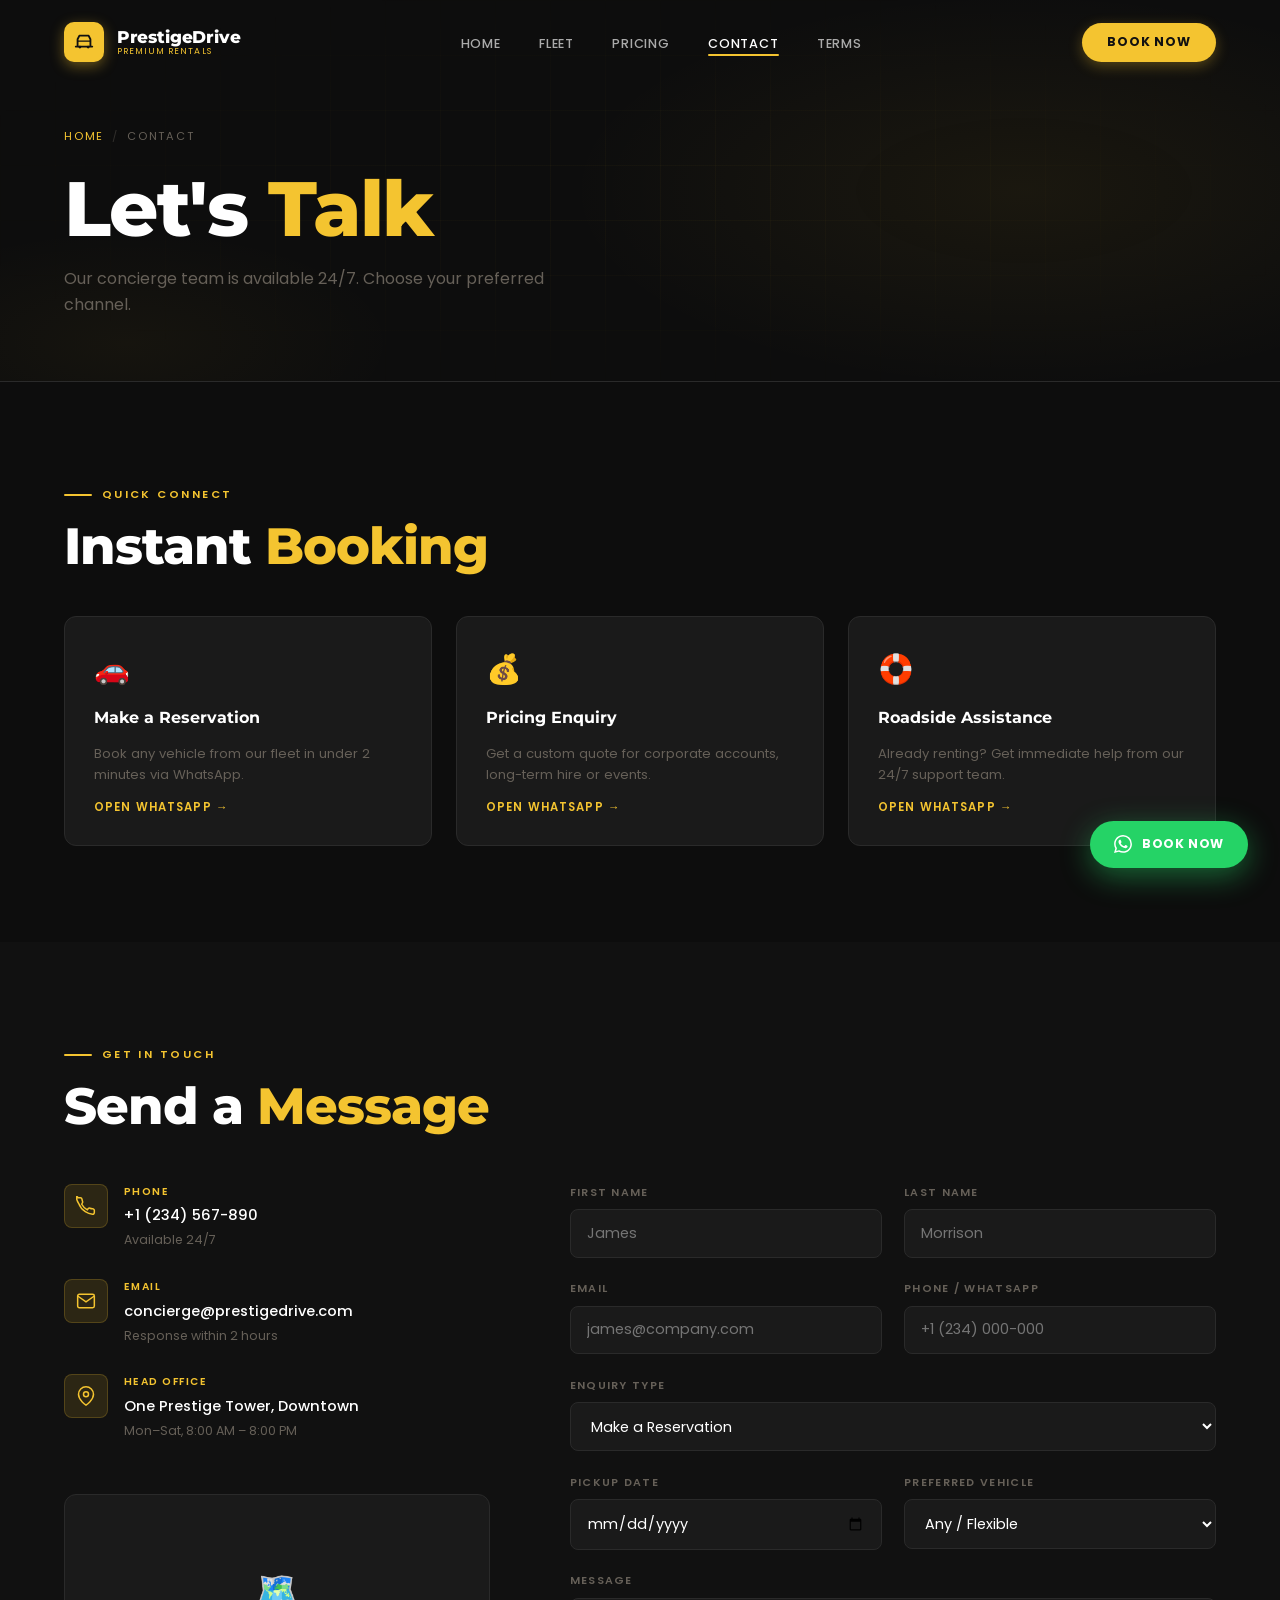
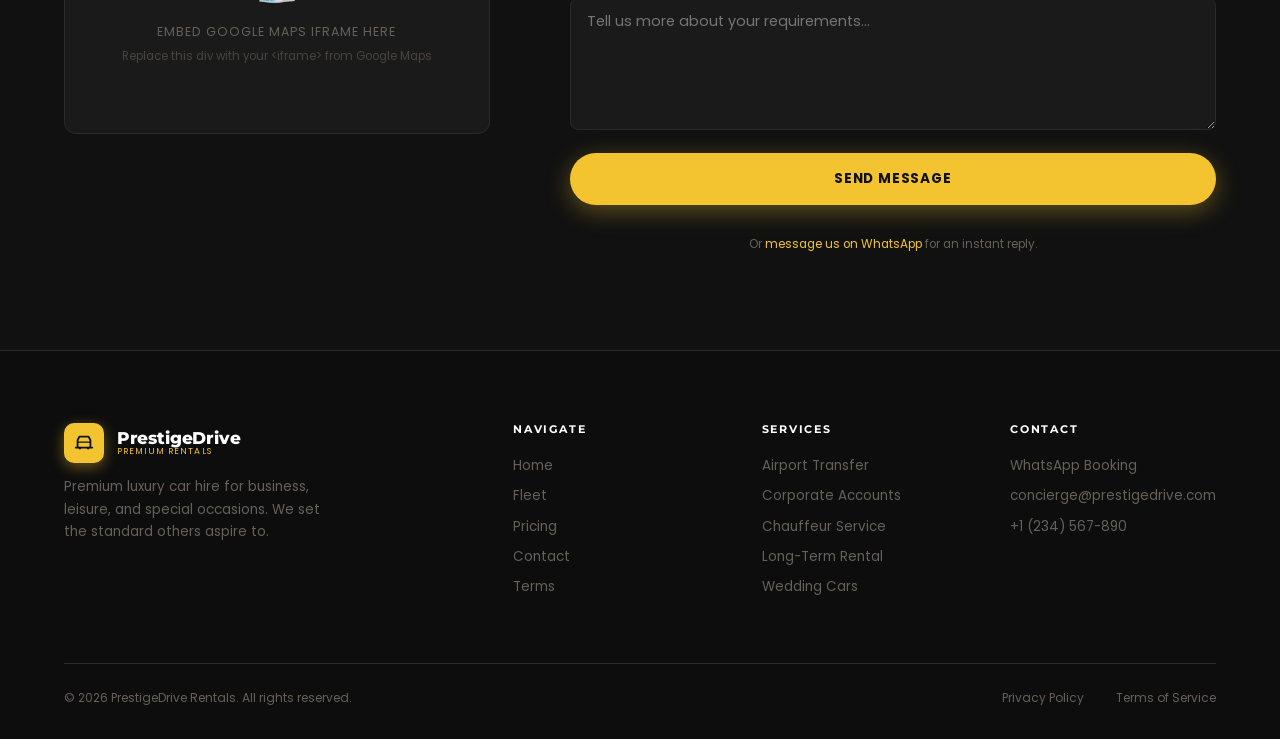
<file: contact.html>
<!DOCTYPE html>
<html lang="en">
<head>
  <meta charset="UTF-8">
  <meta name="viewport" content="width=device-width, initial-scale=1.0">
  <title>Contact — PrestigeDrive Rentals</title>
  <meta name="description" content="Get in touch with PrestigeDrive. Book via WhatsApp, email or phone. 24/7 concierge support.">
  <link rel="preconnect" href="https://fonts.googleapis.com">
  <link rel="preconnect" href="https://fonts.gstatic.com" crossorigin>
  <link href="https://fonts.googleapis.com/css2?family=Montserrat:wght@400;500;700;800;900&family=Poppins:wght@300;400;500;600&display=swap" rel="stylesheet">
  <link rel="stylesheet" href="css/style.css">
  <link rel="icon" href="assets/icons/favicon.svg" type="image/svg+xml">
</head>
<body>
<div class="mobile-nav-overlay" id="overlay" onclick="closeMobileNav()"></div>
<nav class="mobile-nav" id="mobileNav">
  <button class="close-nav" onclick="closeMobileNav()">&#x2715;</button>
  <ul class="nav-links">
    <li><a href="index.html" onclick="closeMobileNav()">Home</a></li>
    <li><a href="fleet.html" onclick="closeMobileNav()">Fleet</a></li>
    <li><a href="pricing.html" onclick="closeMobileNav()">Pricing</a></li>
    <li><a href="contact.html" onclick="closeMobileNav()">Contact</a></li>
    <li><a href="terms.html" onclick="closeMobileNav()">Terms</a></li>
  </ul>
  <a href="https://wa.me/1234567890?text=Hello%20PrestigeDrive!" class="mobile-nav-cta" target="_blank">Book via WhatsApp</a>
</nav>
<nav id="mainNav">
  <a href="index.html" class="nav-brand"><div class="nav-logo-icon"><svg viewBox="0 0 24 24" fill="none"><path d="M3 17h18M5 17V9l2-4h10l2 4v8" stroke="#111" stroke-width="2" stroke-linecap="round" stroke-linejoin="round"/><circle cx="7.5" cy="17.5" r="1.5" fill="#111"/><circle cx="16.5" cy="17.5" r="1.5" fill="#111"/><path d="M5 11h14" stroke="#111" stroke-width="1.5" stroke-linecap="round"/></svg></div><div class="nav-logo-text"><span class="nav-logo-name">PrestigeDrive</span><span class="nav-logo-tag">Premium Rentals</span></div></a>
  <ul class="nav-links">
    <li><a href="index.html">Home</a></li>
    <li><a href="fleet.html">Fleet</a></li>
    <li><a href="pricing.html">Pricing</a></li>
    <li><a href="contact.html">Contact</a></li>
    <li><a href="terms.html">Terms</a></li>
  </ul>
  <a href="https://wa.me/1234567890?text=Hello%20PrestigeDrive!" class="nav-cta" target="_blank">Book Now</a>
  <button class="hamburger" onclick="openMobileNav()"><span></span><span></span><span></span></button>
</nav>
<div class="page-hero">
  <div class="page-hero-bg"></div>
  <div class="page-hero-grid"></div>
  <div class="page-hero-content">
    <div class="breadcrumb"><a href="index.html">Home</a><span class="breadcrumb-sep">/</span>Contact</div>
    <h1 class="page-title">Let's <span>Talk</span></h1>
    <p class="page-subtitle">Our concierge team is available 24/7. Choose your preferred channel.</p>
  </div>
</div>

<section class="section section-dark">
  <div class="section-eyebrow">Quick Connect</div>
  <h2 class="section-title">Instant <span>Booking</span></h2>
  <div class="wa-quick-grid">
    <a class="wa-quick-card reveal" href="https://wa.me/1234567890?text=Hello%20PrestigeDrive!%20I%27d%20like%20to%20make%20a%20reservation." target="_blank">
      <div class="wa-quick-icon">🚗</div>
      <div class="wa-quick-title">Make a Reservation</div>
      <p class="wa-quick-desc">Book any vehicle from our fleet in under 2 minutes via WhatsApp.</p>
      <span class="wa-quick-link">Open WhatsApp →</span>
    </a>
    <a class="wa-quick-card reveal" href="https://wa.me/1234567890?text=Hello%20PrestigeDrive!%20I%20have%20a%20pricing%20question." target="_blank" style="transition-delay:0.1s">
      <div class="wa-quick-icon">💰</div>
      <div class="wa-quick-title">Pricing Enquiry</div>
      <p class="wa-quick-desc">Get a custom quote for corporate accounts, long-term hire or events.</p>
      <span class="wa-quick-link">Open WhatsApp →</span>
    </a>
    <a class="wa-quick-card reveal" href="https://wa.me/1234567890?text=Hello%20PrestigeDrive!%20I%20need%20roadside%20assistance." target="_blank" style="transition-delay:0.2s">
      <div class="wa-quick-icon">🛟</div>
      <div class="wa-quick-title">Roadside Assistance</div>
      <p class="wa-quick-desc">Already renting? Get immediate help from our 24/7 support team.</p>
      <span class="wa-quick-link">Open WhatsApp →</span>
    </a>
  </div>
</section>

<section class="section">
  <div class="section-eyebrow">Get in Touch</div>
  <h2 class="section-title">Send a <span>Message</span></h2>
  <div class="contact-grid">
    <div class="contact-info">
      <div class="contact-item reveal">
        <div class="contact-icon"><svg width="20" height="20" viewBox="0 0 24 24" fill="none" stroke="#F4C430" stroke-width="1.8"><path d="M22 16.92v3a2 2 0 01-2.18 2 19.79 19.79 0 01-8.63-3.07A19.5 19.5 0 013.26 9.11a19.79 19.79 0 01-3.07-8.67A2 2 0 012.18 2h3a2 2 0 012 1.72c.127.96.361 1.903.7 2.81a2 2 0 01-.45 2.11L6.91 9.91a16 16 0 006.72 6.72l1.06-1.53a2 2 0 012.11-.45c.907.339 1.85.573 2.81.7A2 2 0 0122 16.92z"/></svg></div>
        <div><div class="contact-item-label">Phone</div><div class="contact-item-val">+1 (234) 567-890</div><div class="contact-item-sub">Available 24/7</div></div>
      </div>
      <div class="contact-item reveal" style="transition-delay:0.1s">
        <div class="contact-icon"><svg width="20" height="20" viewBox="0 0 24 24" fill="none" stroke="#F4C430" stroke-width="1.8"><path d="M4 4h16c1.1 0 2 .9 2 2v12c0 1.1-.9 2-2 2H4c-1.1 0-2-.9-2-2V6c0-1.1.9-2 2-2z"/><polyline points="22,6 12,13 2,6"/></svg></div>
        <div><div class="contact-item-label">Email</div><div class="contact-item-val">concierge@prestigedrive.com</div><div class="contact-item-sub">Response within 2 hours</div></div>
      </div>
      <div class="contact-item reveal" style="transition-delay:0.2s">
        <div class="contact-icon"><svg width="20" height="20" viewBox="0 0 24 24" fill="none" stroke="#F4C430" stroke-width="1.8"><path d="M21 10c0 7-9 13-9 13s-9-6-9-13a9 9 0 0118 0z"/><circle cx="12" cy="10" r="3"/></svg></div>
        <div><div class="contact-item-label">Head Office</div><div class="contact-item-val">One Prestige Tower, Downtown</div><div class="contact-item-sub">Mon–Sat, 8:00 AM – 8:00 PM</div></div>
      </div>
      <div class="map-embed reveal" style="transition-delay:0.3s">
        <div style="text-align:center;color:var(--muted)">
          <div style="font-size:2rem;margin-bottom:0.5rem">🗺️</div>
          <div style="font-size:0.78rem;letter-spacing:0.08em;text-transform:uppercase">Embed Google Maps iframe here</div>
          <div style="font-size:0.72rem;margin-top:0.3rem;opacity:0.6">Replace this div with your &lt;iframe&gt; from Google Maps</div>
        </div>
      </div>
    </div>
    <div class="reveal" style="transition-delay:0.1s">
      <div class="form-success" id="formSuccess"><h3>Message Sent ★</h3><p>We'll contact you within 2 hours. Prefer instant response? <a href="https://wa.me/1234567890" style="color:var(--gold)">Message us on WhatsApp</a>.</p></div>
      <form class="contact-form" id="contactForm" onsubmit="handleSubmit(event)">
        <div class="form-row">
          <div class="form-group"><label>First Name</label><input type="text" placeholder="James" required></div>
          <div class="form-group"><label>Last Name</label><input type="text" placeholder="Morrison" required></div>
        </div>
        <div class="form-row">
          <div class="form-group"><label>Email</label><input type="email" placeholder="james@company.com" required></div>
          <div class="form-group"><label>Phone / WhatsApp</label><input type="tel" placeholder="+1 (234) 000-000"></div>
        </div>
        <div class="form-group"><label>Enquiry Type</label><select><option>Make a Reservation</option><option>Corporate Account</option><option>Pricing Enquiry</option><option>Special Event / Wedding</option><option>General Question</option><option>Complaint / Feedback</option></select></div>
        <div class="form-row">
          <div class="form-group"><label>Pickup Date</label><input type="date"></div>
          <div class="form-group"><label>Preferred Vehicle</label><select><option>Any / Flexible</option><option>Business Sedan</option><option>Luxury SUV</option><option>Sports Car</option><option>Convertible</option><option>Executive Class</option></select></div>
        </div>
        <div class="form-group"><label>Message</label><textarea rows="5" placeholder="Tell us more about your requirements..."></textarea></div>
        <button type="submit" class="btn-gold ripple-btn" style="border:none;width:100%;justify-content:center;font-size:0.85rem;padding:1rem">Send Message</button>
        <p style="font-size:0.74rem;color:var(--muted);text-align:center;margin-top:0.5rem">Or <a href="https://wa.me/1234567890" style="color:var(--gold)">message us on WhatsApp</a> for an instant reply.</p>
      </form>
    </div>
  </div>
</section>

<footer>
  <div class="footer-grid">
    <div>
      <a href="index.html" class="nav-brand"><div class="nav-logo-icon"><svg viewBox="0 0 24 24" fill="none"><path d="M3 17h18M5 17V9l2-4h10l2 4v8" stroke="#111" stroke-width="2" stroke-linecap="round" stroke-linejoin="round"/><circle cx="7.5" cy="17.5" r="1.5" fill="#111"/><circle cx="16.5" cy="17.5" r="1.5" fill="#111"/><path d="M5 11h14" stroke="#111" stroke-width="1.5" stroke-linecap="round"/></svg></div><div class="nav-logo-text"><span class="nav-logo-name">PrestigeDrive</span><span class="nav-logo-tag">Premium Rentals</span></div></a>
      <p class="footer-brand-desc" style="margin-top:0.8rem">Premium luxury car hire for business, leisure, and special occasions. We set the standard others aspire to.</p>
    </div>
    <div class="footer-col"><h4>Navigate</h4><a href="index.html">Home</a><a href="fleet.html">Fleet</a><a href="pricing.html">Pricing</a><a href="contact.html">Contact</a><a href="terms.html">Terms</a></div>
    <div class="footer-col"><h4>Services</h4><a href="#">Airport Transfer</a><a href="#">Corporate Accounts</a><a href="#">Chauffeur Service</a><a href="#">Long-Term Rental</a><a href="#">Wedding Cars</a></div>
    <div class="footer-col"><h4>Contact</h4><a href="https://wa.me/1234567890">WhatsApp Booking</a><a href="mailto:concierge@prestigedrive.com">concierge@prestigedrive.com</a><a href="tel:+11234567890">+1 (234) 567-890</a></div>
  </div>
  <div class="footer-bottom">
    <span>&copy; 2026 PrestigeDrive Rentals. All rights reserved.</span>
    <div class="footer-links"><a href="terms.html">Privacy Policy</a><a href="terms.html">Terms of Service</a></div>
  </div>
</footer>
<a href="https://wa.me/1234567890?text=Hello%20PrestigeDrive!" class="wa-float" target="_blank" id="waFloat"><svg width="18" height="18" viewBox="0 0 24 24" fill="white"><path d="M17.472 14.382c-.297-.149-1.758-.867-2.03-.967-.273-.099-.471-.148-.67.15-.197.297-.767.966-.94 1.164-.173.199-.347.223-.644.075-.297-.15-1.255-.463-2.39-1.475-.883-.788-1.48-1.761-1.653-2.059-.173-.297-.018-.458.13-.606.134-.133.298-.347.446-.52.149-.174.198-.298.298-.497.099-.198.05-.371-.025-.52-.075-.149-.669-1.612-.916-2.207-.242-.579-.487-.5-.669-.51-.173-.008-.371-.01-.57-.01-.198 0-.52.074-.792.372-.272.297-1.04 1.016-1.04 2.479 0 1.462 1.065 2.875 1.213 3.074.149.198 2.096 3.2 5.077 4.487.709.306 1.262.489 1.694.625.712.227 1.36.195 1.871.118.571-.085 1.758-.719 2.006-1.413.248-.694.248-1.289.173-1.413-.074-.124-.272-.198-.57-.347m-5.421 7.403h-.004a9.87 9.87 0 01-5.031-1.378l-.361-.214-3.741.982.998-3.648-.235-.374a9.86 9.86 0 01-1.51-5.26c.001-5.45 4.436-9.884 9.888-9.884 2.64 0 5.122 1.03 6.988 2.898a9.825 9.825 0 012.893 6.994c-.003 5.45-4.437 9.884-9.885 9.884m8.413-18.297A11.815 11.815 0 0012.05 0C5.495 0 .16 5.335.157 11.892c0 2.096.547 4.142 1.588 5.945L.057 24l6.305-1.654a11.882 11.882 0 005.683 1.448h.005c6.554 0 11.89-5.335 11.893-11.893a11.821 11.821 0 00-3.48-8.413Z"/></svg> Book Now</a>
<a href="tel:+11234567890" class="mobile-call-bar"><svg width="16" height="16" viewBox="0 0 24 24" fill="none" stroke="currentColor" stroke-width="2.5"><path d="M22 16.92v3a2 2 0 01-2.18 2 19.79 19.79 0 01-8.63-3.07A19.5 19.5 0 013.26 9.11a19.79 19.79 0 01-3.07-8.67A2 2 0 012.18 2h3a2 2 0 012 1.72c.127.96.361 1.903.7 2.81a2 2 0 01-.45 2.11L6.91 9.91a16 16 0 006.72 6.72l1.06-1.53a2 2 0 012.11-.45c.907.339 1.85.573 2.81.7A2 2 0 0122 16.92z"/></svg> Call Now — +1 (234) 567-890</a>
<script src="js/fleet.js"></script>
</body>
</html>
</file>
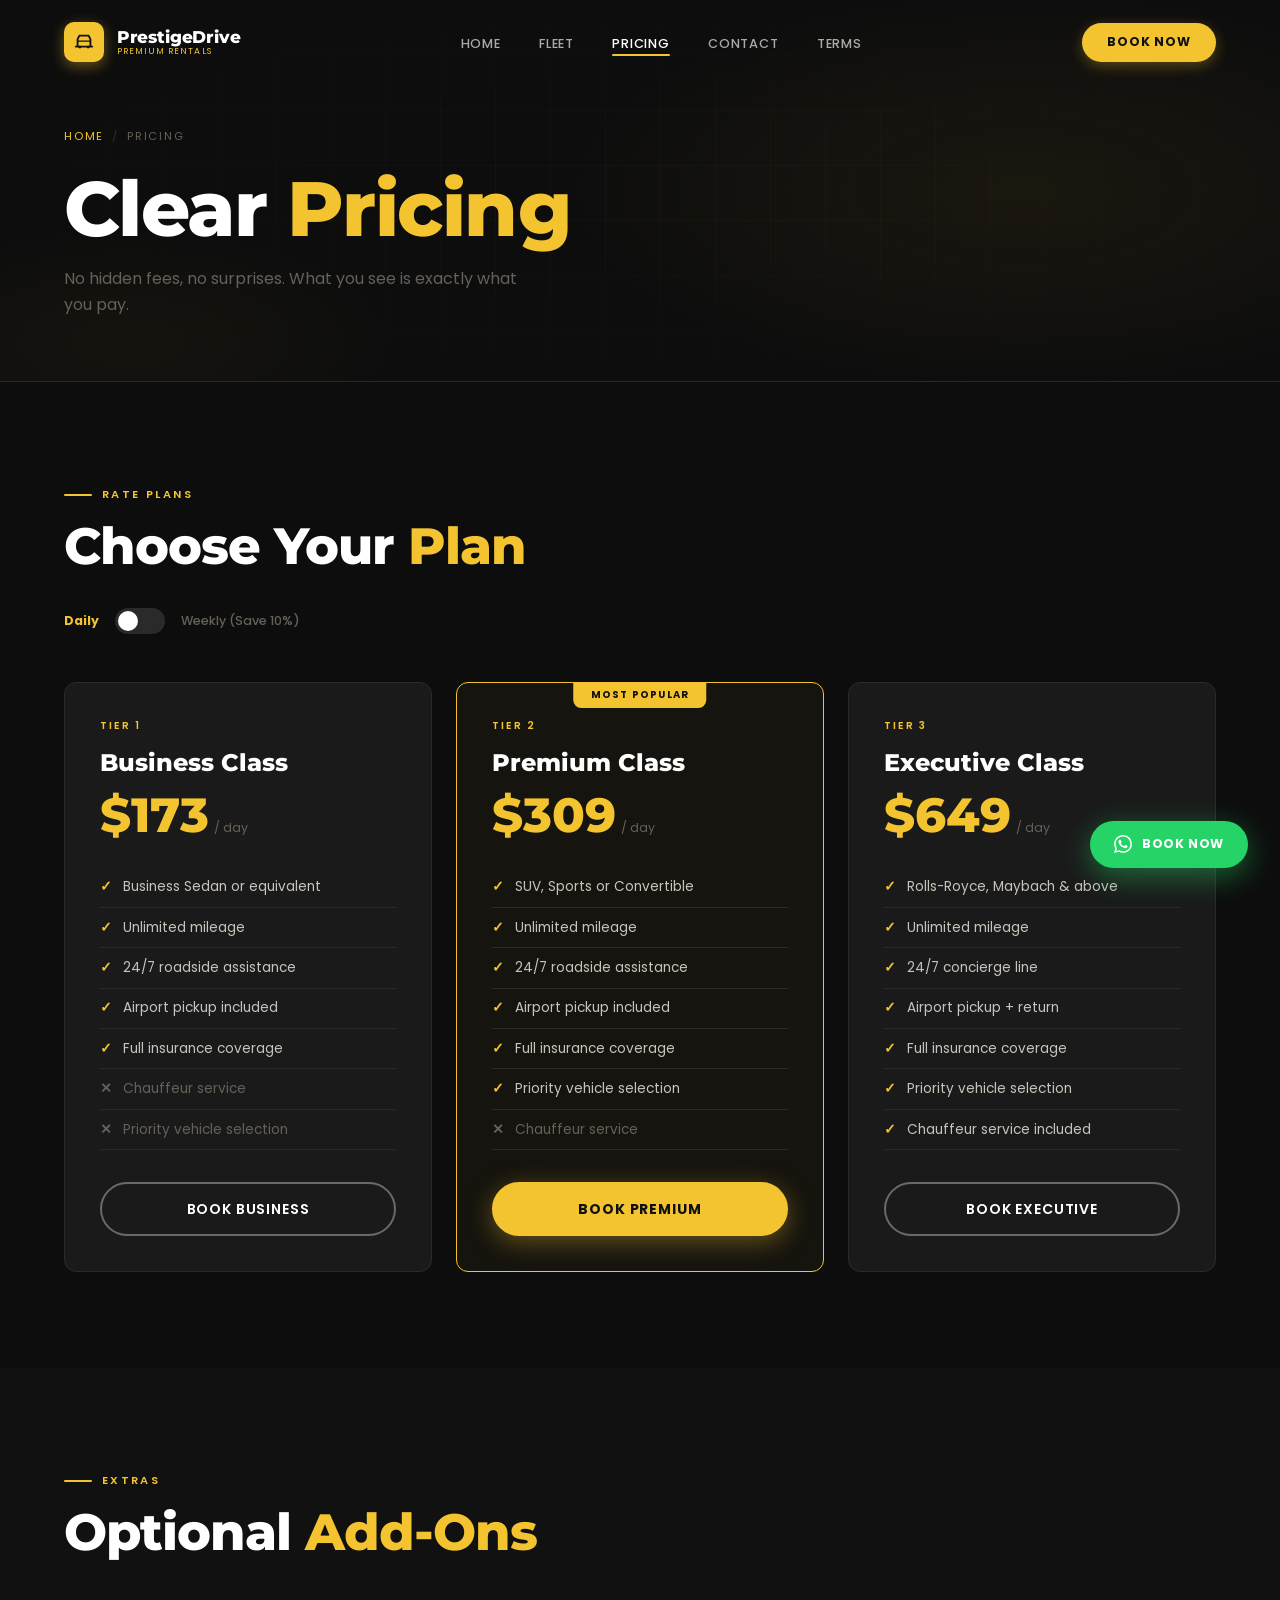
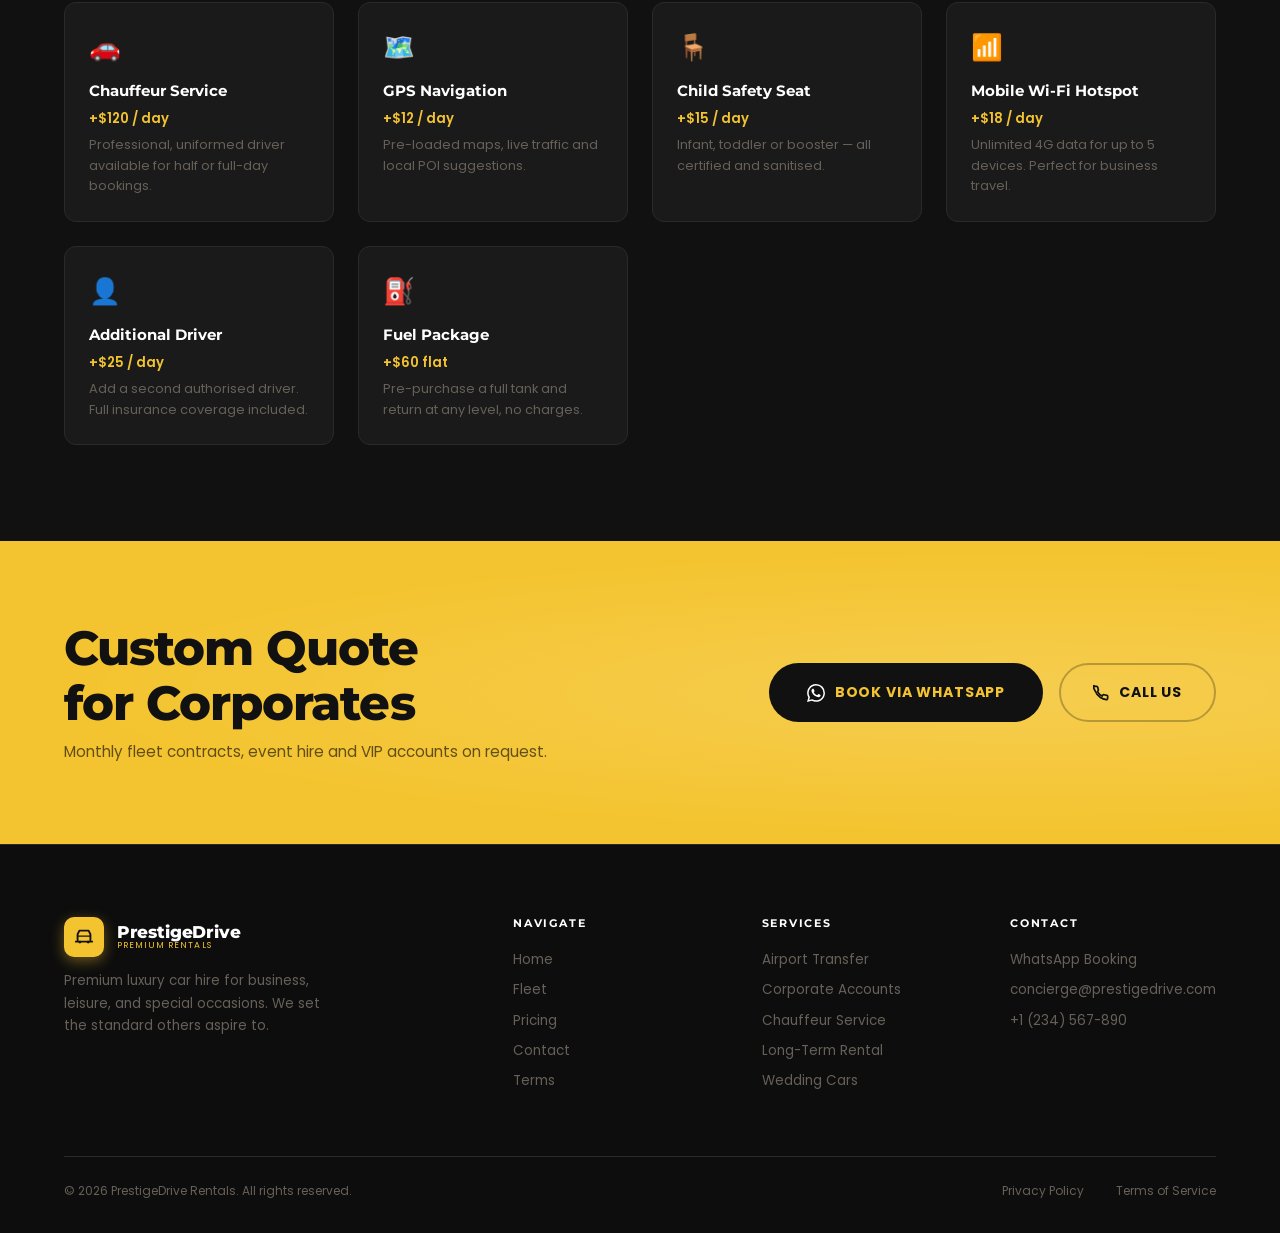
<file: pricing.html>
<!DOCTYPE html>
<html lang="en">
<head>
  <meta charset="UTF-8">
  <meta name="viewport" content="width=device-width, initial-scale=1.0">
  <title>Pricing — PrestigeDrive Rentals</title>
  <meta name="description" content="Transparent, fixed pricing for PrestigeDrive luxury vehicles. Daily and weekly rates available.">
  <link rel="preconnect" href="https://fonts.googleapis.com">
  <link rel="preconnect" href="https://fonts.gstatic.com" crossorigin>
  <link href="https://fonts.googleapis.com/css2?family=Montserrat:wght@400;500;700;800;900&family=Poppins:wght@300;400;500;600&display=swap" rel="stylesheet">
  <link rel="stylesheet" href="css/style.css">
  <link rel="icon" href="assets/icons/favicon.svg" type="image/svg+xml">
</head>
<body>
<div class="mobile-nav-overlay" id="overlay" onclick="closeMobileNav()"></div>
<nav class="mobile-nav" id="mobileNav">
  <button class="close-nav" onclick="closeMobileNav()">&#x2715;</button>
  <ul class="nav-links">
    <li><a href="index.html" onclick="closeMobileNav()">Home</a></li>
    <li><a href="fleet.html" onclick="closeMobileNav()">Fleet</a></li>
    <li><a href="pricing.html" onclick="closeMobileNav()">Pricing</a></li>
    <li><a href="contact.html" onclick="closeMobileNav()">Contact</a></li>
    <li><a href="terms.html" onclick="closeMobileNav()">Terms</a></li>
  </ul>
  <a href="https://wa.me/1234567890?text=Hello%20PrestigeDrive!" class="mobile-nav-cta" target="_blank">Book via WhatsApp</a>
</nav>
<nav id="mainNav">
  <a href="index.html" class="nav-brand"><div class="nav-logo-icon"><svg viewBox="0 0 24 24" fill="none"><path d="M3 17h18M5 17V9l2-4h10l2 4v8" stroke="#111" stroke-width="2" stroke-linecap="round" stroke-linejoin="round"/><circle cx="7.5" cy="17.5" r="1.5" fill="#111"/><circle cx="16.5" cy="17.5" r="1.5" fill="#111"/><path d="M5 11h14" stroke="#111" stroke-width="1.5" stroke-linecap="round"/></svg></div><div class="nav-logo-text"><span class="nav-logo-name">PrestigeDrive</span><span class="nav-logo-tag">Premium Rentals</span></div></a>
  <ul class="nav-links">
    <li><a href="index.html">Home</a></li>
    <li><a href="fleet.html">Fleet</a></li>
    <li><a href="pricing.html">Pricing</a></li>
    <li><a href="contact.html">Contact</a></li>
    <li><a href="terms.html">Terms</a></li>
  </ul>
  <a href="https://wa.me/1234567890?text=Hello%20PrestigeDrive!" class="nav-cta" target="_blank">Book Now</a>
  <button class="hamburger" onclick="openMobileNav()"><span></span><span></span><span></span></button>
</nav>
<div class="page-hero">
  <div class="page-hero-bg"></div>
  <div class="page-hero-grid"></div>
  <div class="page-hero-content">
    <div class="breadcrumb"><a href="index.html">Home</a><span class="breadcrumb-sep">/</span>Pricing</div>
    <h1 class="page-title">Clear <span>Pricing</span></h1>
    <p class="page-subtitle">No hidden fees, no surprises. What you see is exactly what you pay.</p>
  </div>
</div>

<section class="section section-dark">
  <div class="section-eyebrow">Rate Plans</div>
  <h2 class="section-title">Choose Your <span>Plan</span></h2>
  <div class="rate-toggle-wrap" style="margin-top:2rem">
    <span class="rate-label active-label" id="label-day">Daily</span>
    <div class="toggle-track" id="rateToggle"><div class="toggle-thumb"></div></div>
    <span class="rate-label" id="label-week">Weekly (Save 10%)</span>
  </div>
  <div class="pricing-grid">
    <div class="pricing-card reveal">
      <div class="pricing-tier">Tier 1</div>
      <div class="pricing-name">Business Class</div>
      <div class="pricing-price"><span class="num" id="p1">$173</span><span class="unit">/ day</span></div>
      <ul class="pricing-features">
        <li>Business Sedan or equivalent</li><li>Unlimited mileage</li><li>24/7 roadside assistance</li>
        <li>Airport pickup included</li><li>Full insurance coverage</li>
        <li class="no">Chauffeur service</li><li class="no">Priority vehicle selection</li>
      </ul>
      <a href="https://wa.me/1234567890?text=Hello%20PrestigeDrive!%20I%27d%20like%20the%20Business%20Class%20plan" class="btn-outline ripple-btn" target="_blank" style="display:block;text-align:center;padding:0.85rem">Book Business</a>
    </div>
    <div class="pricing-card featured reveal" style="transition-delay:0.1s">
      <div class="pricing-featured-badge">Most Popular</div>
      <div class="pricing-tier">Tier 2</div>
      <div class="pricing-name">Premium Class</div>
      <div class="pricing-price"><span class="num" id="p2">$309</span><span class="unit">/ day</span></div>
      <ul class="pricing-features">
        <li>SUV, Sports or Convertible</li><li>Unlimited mileage</li><li>24/7 roadside assistance</li>
        <li>Airport pickup included</li><li>Full insurance coverage</li>
        <li>Priority vehicle selection</li><li class="no">Chauffeur service</li>
      </ul>
      <a href="https://wa.me/1234567890?text=Hello%20PrestigeDrive!%20I%27d%20like%20the%20Premium%20Class%20plan" class="btn-gold ripple-btn" target="_blank" style="display:block;text-align:center;justify-content:center;padding:0.85rem">Book Premium</a>
    </div>
    <div class="pricing-card reveal" style="transition-delay:0.2s">
      <div class="pricing-tier">Tier 3</div>
      <div class="pricing-name">Executive Class</div>
      <div class="pricing-price"><span class="num" id="p3">$649</span><span class="unit">/ day</span></div>
      <ul class="pricing-features">
        <li>Rolls-Royce, Maybach &amp; above</li><li>Unlimited mileage</li><li>24/7 concierge line</li>
        <li>Airport pickup + return</li><li>Full insurance coverage</li>
        <li>Priority vehicle selection</li><li>Chauffeur service included</li>
      </ul>
      <a href="https://wa.me/1234567890?text=Hello%20PrestigeDrive!%20I%27d%20like%20the%20Executive%20Class%20plan" class="btn-outline ripple-btn" target="_blank" style="display:block;text-align:center;padding:0.85rem">Book Executive</a>
    </div>
  </div>
</section>

<section class="section">
  <div class="section-eyebrow">Extras</div>
  <h2 class="section-title">Optional <span>Add-Ons</span></h2>
  <div class="addons-grid">
    <div class="addon-card reveal"><div class="addon-icon">🚗</div><div class="addon-name">Chauffeur Service</div><div class="addon-price">+$120 / day</div><p class="addon-desc">Professional, uniformed driver available for half or full-day bookings.</p></div>
    <div class="addon-card reveal" style="transition-delay:0.05s"><div class="addon-icon">🗺️</div><div class="addon-name">GPS Navigation</div><div class="addon-price">+$12 / day</div><p class="addon-desc">Pre-loaded maps, live traffic and local POI suggestions.</p></div>
    <div class="addon-card reveal" style="transition-delay:0.1s"><div class="addon-icon">🪑</div><div class="addon-name">Child Safety Seat</div><div class="addon-price">+$15 / day</div><p class="addon-desc">Infant, toddler or booster — all certified and sanitised.</p></div>
    <div class="addon-card reveal" style="transition-delay:0.15s"><div class="addon-icon">📶</div><div class="addon-name">Mobile Wi-Fi Hotspot</div><div class="addon-price">+$18 / day</div><p class="addon-desc">Unlimited 4G data for up to 5 devices. Perfect for business travel.</p></div>
    <div class="addon-card reveal" style="transition-delay:0.2s"><div class="addon-icon">👤</div><div class="addon-name">Additional Driver</div><div class="addon-price">+$25 / day</div><p class="addon-desc">Add a second authorised driver. Full insurance coverage included.</p></div>
    <div class="addon-card reveal" style="transition-delay:0.25s"><div class="addon-icon">⛽</div><div class="addon-name">Fuel Package</div><div class="addon-price">+$60 flat</div><p class="addon-desc">Pre-purchase a full tank and return at any level, no charges.</p></div>
  </div>
</section>

<div class="cta-section" id="waCta">
  <div class="cta-content"><h2>Custom Quote<br>for Corporates</h2><p>Monthly fleet contracts, event hire and VIP accounts on request.</p></div>
  <div class="cta-actions">
    <a href="https://wa.me/1234567890?text=Hello%20PrestigeDrive!%20I%27d%20like%20a%20corporate%20pricing%20quote." class="btn-dark ripple-btn" target="_blank"><svg width="18" height="18" viewBox="0 0 24 24" fill="white"><path d="M17.472 14.382c-.297-.149-1.758-.867-2.03-.967-.273-.099-.471-.148-.67.15-.197.297-.767.966-.94 1.164-.173.199-.347.223-.644.075-.297-.15-1.255-.463-2.39-1.475-.883-.788-1.48-1.761-1.653-2.059-.173-.297-.018-.458.13-.606.134-.133.298-.347.446-.52.149-.174.198-.298.298-.497.099-.198.05-.371-.025-.52-.075-.149-.669-1.612-.916-2.207-.242-.579-.487-.5-.669-.51-.173-.008-.371-.01-.57-.01-.198 0-.52.074-.792.372-.272.297-1.04 1.016-1.04 2.479 0 1.462 1.065 2.875 1.213 3.074.149.198 2.096 3.2 5.077 4.487.709.306 1.262.489 1.694.625.712.227 1.36.195 1.871.118.571-.085 1.758-.719 2.006-1.413.248-.694.248-1.289.173-1.413-.074-.124-.272-.198-.57-.347m-5.421 7.403h-.004a9.87 9.87 0 01-5.031-1.378l-.361-.214-3.741.982.998-3.648-.235-.374a9.86 9.86 0 01-1.51-5.26c.001-5.45 4.436-9.884 9.888-9.884 2.64 0 5.122 1.03 6.988 2.898a9.825 9.825 0 012.893 6.994c-.003 5.45-4.437 9.884-9.885 9.884m8.413-18.297A11.815 11.815 0 0012.05 0C5.495 0 .16 5.335.157 11.892c0 2.096.547 4.142 1.588 5.945L.057 24l6.305-1.654a11.882 11.882 0 005.683 1.448h.005c6.554 0 11.89-5.335 11.893-11.893a11.821 11.821 0 00-3.48-8.413Z"/></svg> Book via WhatsApp</a>
    <a href="tel:+11234567890" class="btn-call"><svg width="16" height="16" viewBox="0 0 24 24" fill="none" stroke="currentColor" stroke-width="2.5"><path d="M22 16.92v3a2 2 0 01-2.18 2 19.79 19.79 0 01-8.63-3.07A19.5 19.5 0 013.26 9.11a19.79 19.79 0 01-3.07-8.67A2 2 0 012.18 2h3a2 2 0 012 1.72c.127.96.361 1.903.7 2.81a2 2 0 01-.45 2.11L6.91 9.91a16 16 0 006.72 6.72l1.06-1.53a2 2 0 012.11-.45c.907.339 1.85.573 2.81.7A2 2 0 0122 16.92z"/></svg> Call Us</a>
  </div>
</div>
<footer>
  <div class="footer-grid">
    <div>
      <a href="index.html" class="nav-brand"><div class="nav-logo-icon"><svg viewBox="0 0 24 24" fill="none"><path d="M3 17h18M5 17V9l2-4h10l2 4v8" stroke="#111" stroke-width="2" stroke-linecap="round" stroke-linejoin="round"/><circle cx="7.5" cy="17.5" r="1.5" fill="#111"/><circle cx="16.5" cy="17.5" r="1.5" fill="#111"/><path d="M5 11h14" stroke="#111" stroke-width="1.5" stroke-linecap="round"/></svg></div><div class="nav-logo-text"><span class="nav-logo-name">PrestigeDrive</span><span class="nav-logo-tag">Premium Rentals</span></div></a>
      <p class="footer-brand-desc" style="margin-top:0.8rem">Premium luxury car hire for business, leisure, and special occasions. We set the standard others aspire to.</p>
    </div>
    <div class="footer-col"><h4>Navigate</h4><a href="index.html">Home</a><a href="fleet.html">Fleet</a><a href="pricing.html">Pricing</a><a href="contact.html">Contact</a><a href="terms.html">Terms</a></div>
    <div class="footer-col"><h4>Services</h4><a href="#">Airport Transfer</a><a href="#">Corporate Accounts</a><a href="#">Chauffeur Service</a><a href="#">Long-Term Rental</a><a href="#">Wedding Cars</a></div>
    <div class="footer-col"><h4>Contact</h4><a href="https://wa.me/1234567890">WhatsApp Booking</a><a href="mailto:concierge@prestigedrive.com">concierge@prestigedrive.com</a><a href="tel:+11234567890">+1 (234) 567-890</a></div>
  </div>
  <div class="footer-bottom">
    <span>&copy; 2026 PrestigeDrive Rentals. All rights reserved.</span>
    <div class="footer-links"><a href="terms.html">Privacy Policy</a><a href="terms.html">Terms of Service</a></div>
  </div>
</footer>
<a href="https://wa.me/1234567890?text=Hello%20PrestigeDrive!" class="wa-float" target="_blank" id="waFloat"><svg width="18" height="18" viewBox="0 0 24 24" fill="white"><path d="M17.472 14.382c-.297-.149-1.758-.867-2.03-.967-.273-.099-.471-.148-.67.15-.197.297-.767.966-.94 1.164-.173.199-.347.223-.644.075-.297-.15-1.255-.463-2.39-1.475-.883-.788-1.48-1.761-1.653-2.059-.173-.297-.018-.458.13-.606.134-.133.298-.347.446-.52.149-.174.198-.298.298-.497.099-.198.05-.371-.025-.52-.075-.149-.669-1.612-.916-2.207-.242-.579-.487-.5-.669-.51-.173-.008-.371-.01-.57-.01-.198 0-.52.074-.792.372-.272.297-1.04 1.016-1.04 2.479 0 1.462 1.065 2.875 1.213 3.074.149.198 2.096 3.2 5.077 4.487.709.306 1.262.489 1.694.625.712.227 1.36.195 1.871.118.571-.085 1.758-.719 2.006-1.413.248-.694.248-1.289.173-1.413-.074-.124-.272-.198-.57-.347m-5.421 7.403h-.004a9.87 9.87 0 01-5.031-1.378l-.361-.214-3.741.982.998-3.648-.235-.374a9.86 9.86 0 01-1.51-5.26c.001-5.45 4.436-9.884 9.888-9.884 2.64 0 5.122 1.03 6.988 2.898a9.825 9.825 0 012.893 6.994c-.003 5.45-4.437 9.884-9.885 9.884m8.413-18.297A11.815 11.815 0 0012.05 0C5.495 0 .16 5.335.157 11.892c0 2.096.547 4.142 1.588 5.945L.057 24l6.305-1.654a11.882 11.882 0 005.683 1.448h.005c6.554 0 11.89-5.335 11.893-11.893a11.821 11.821 0 00-3.48-8.413Z"/></svg> Book Now</a>
<a href="tel:+11234567890" class="mobile-call-bar"><svg width="16" height="16" viewBox="0 0 24 24" fill="none" stroke="currentColor" stroke-width="2.5"><path d="M22 16.92v3a2 2 0 01-2.18 2 19.79 19.79 0 01-8.63-3.07A19.5 19.5 0 013.26 9.11a19.79 19.79 0 01-3.07-8.67A2 2 0 012.18 2h3a2 2 0 012 1.72c.127.96.361 1.903.7 2.81a2 2 0 01-.45 2.11L6.91 9.91a16 16 0 006.72 6.72l1.06-1.53a2 2 0 012.11-.45c.907.339 1.85.573 2.81.7A2 2 0 0122 16.92z"/></svg> Call Now — +1 (234) 567-890</a>
<script src="js/fleet.js"></script>
</body>
</html>
</file>
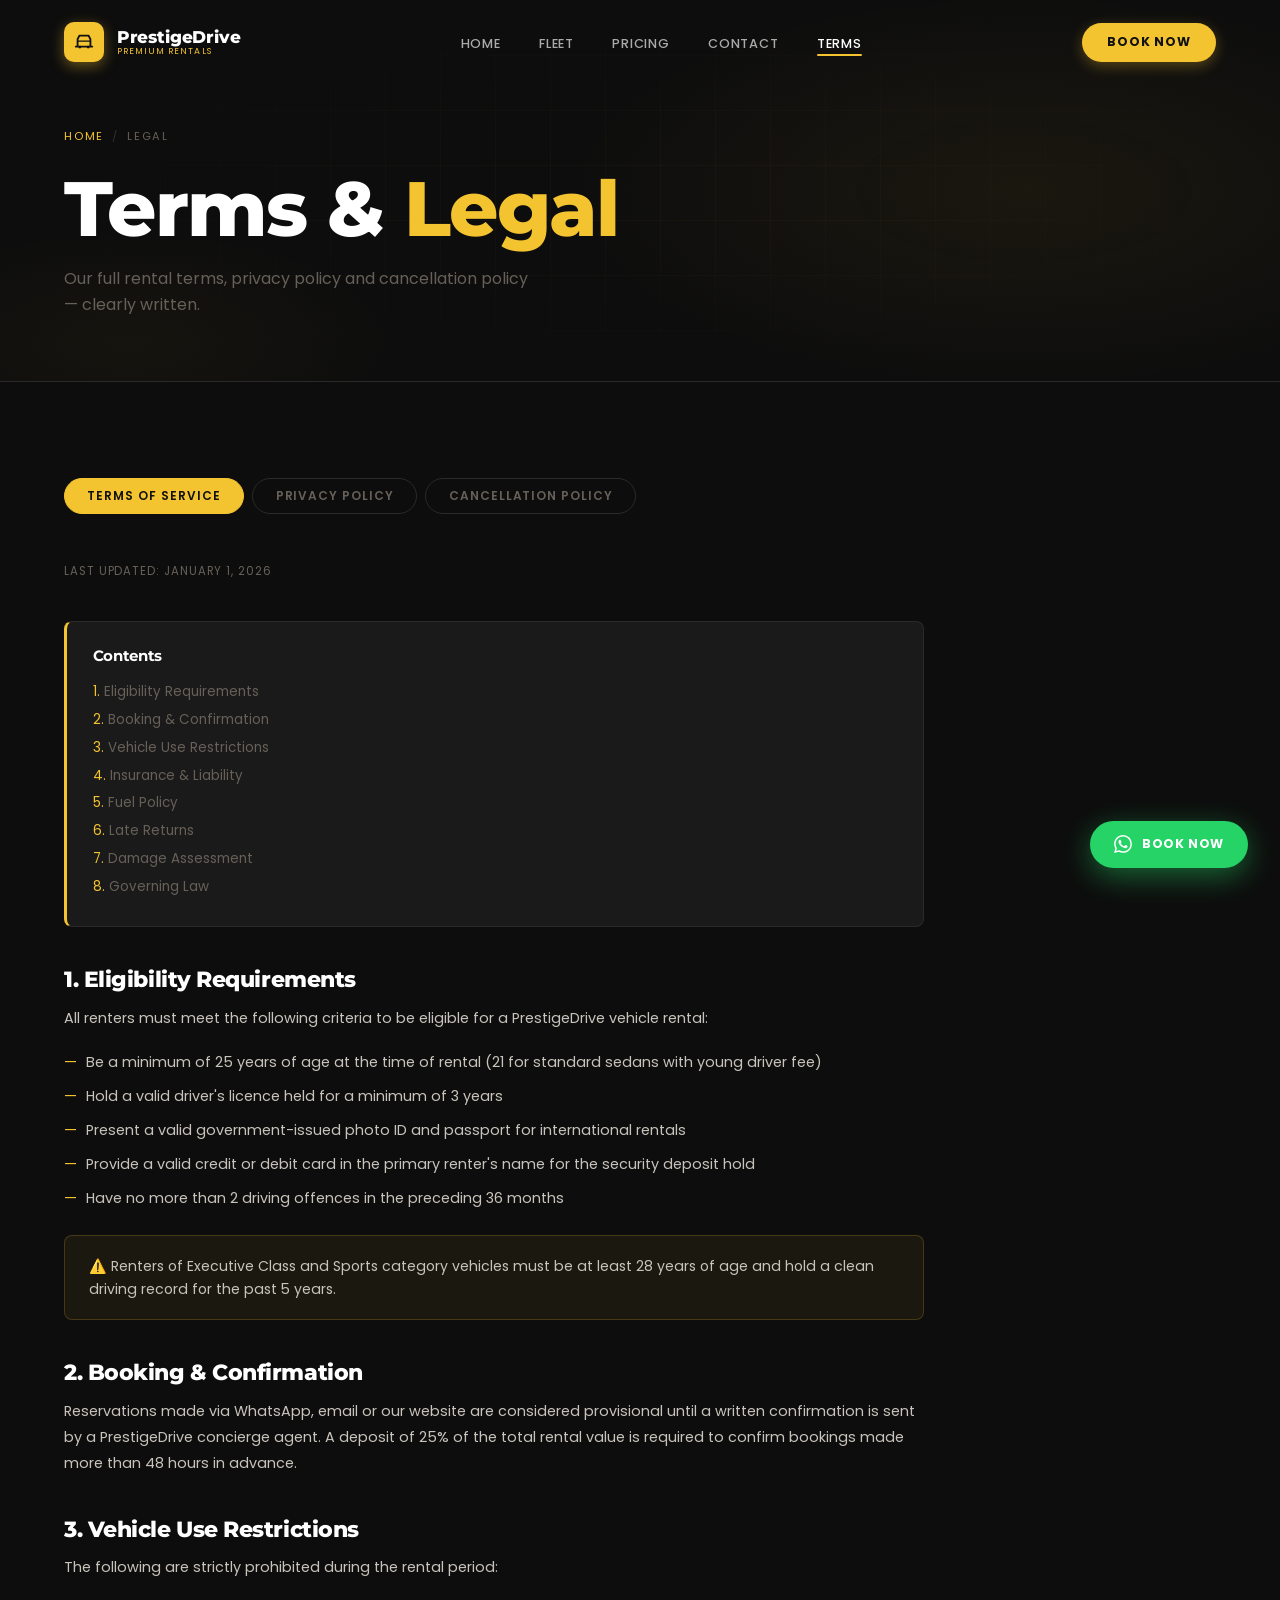
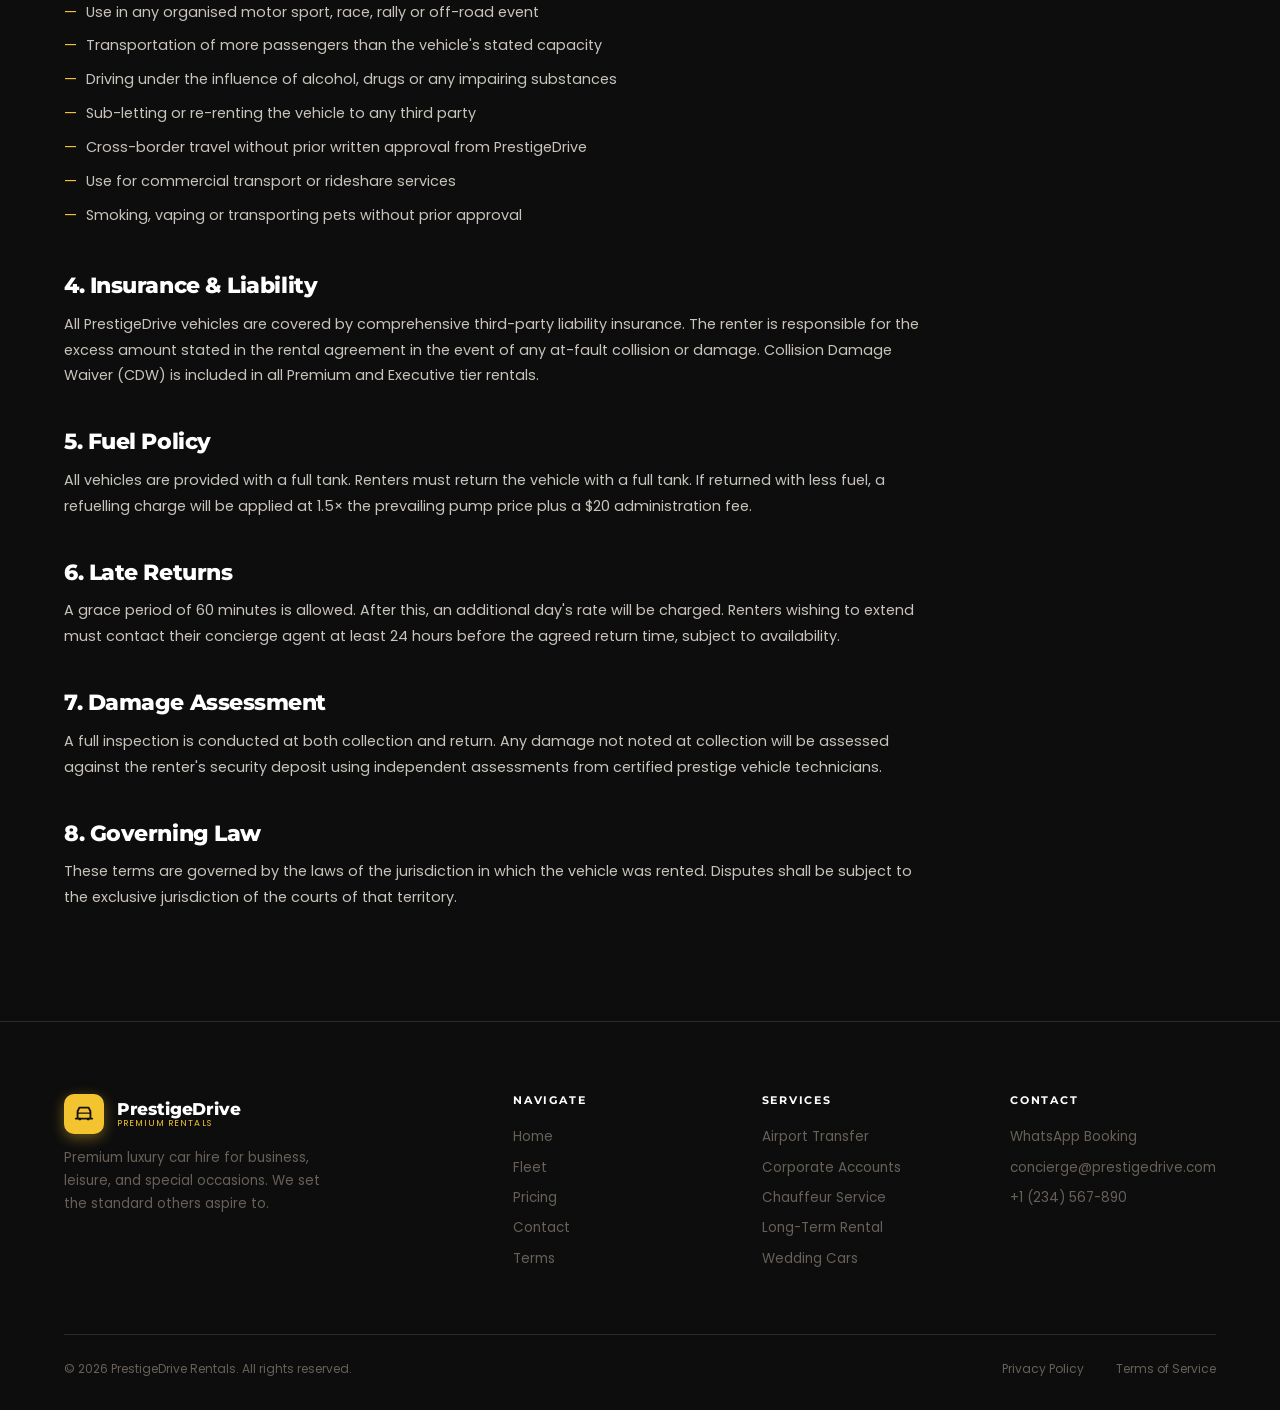
<file: terms.html>
<!DOCTYPE html>
<html lang="en">
<head>
  <meta charset="UTF-8">
  <meta name="viewport" content="width=device-width, initial-scale=1.0">
  <title>Terms & Conditions — PrestigeDrive Rentals</title>
  <meta name="description" content="PrestigeDrive Rentals Terms of Service, Privacy Policy and Cancellation Policy.">
  <link rel="preconnect" href="https://fonts.googleapis.com">
  <link rel="preconnect" href="https://fonts.gstatic.com" crossorigin>
  <link href="https://fonts.googleapis.com/css2?family=Montserrat:wght@400;500;700;800;900&family=Poppins:wght@300;400;500;600&display=swap" rel="stylesheet">
  <link rel="stylesheet" href="css/style.css">
  <link rel="icon" href="assets/icons/favicon.svg" type="image/svg+xml">
</head>
<body>
<div class="mobile-nav-overlay" id="overlay" onclick="closeMobileNav()"></div>
<nav class="mobile-nav" id="mobileNav">
  <button class="close-nav" onclick="closeMobileNav()">&#x2715;</button>
  <ul class="nav-links">
    <li><a href="index.html" onclick="closeMobileNav()">Home</a></li>
    <li><a href="fleet.html" onclick="closeMobileNav()">Fleet</a></li>
    <li><a href="pricing.html" onclick="closeMobileNav()">Pricing</a></li>
    <li><a href="contact.html" onclick="closeMobileNav()">Contact</a></li>
    <li><a href="terms.html" onclick="closeMobileNav()">Terms</a></li>
  </ul>
  <a href="https://wa.me/1234567890?text=Hello%20PrestigeDrive!" class="mobile-nav-cta" target="_blank">Book via WhatsApp</a>
</nav>
<nav id="mainNav">
  <a href="index.html" class="nav-brand"><div class="nav-logo-icon"><svg viewBox="0 0 24 24" fill="none"><path d="M3 17h18M5 17V9l2-4h10l2 4v8" stroke="#111" stroke-width="2" stroke-linecap="round" stroke-linejoin="round"/><circle cx="7.5" cy="17.5" r="1.5" fill="#111"/><circle cx="16.5" cy="17.5" r="1.5" fill="#111"/><path d="M5 11h14" stroke="#111" stroke-width="1.5" stroke-linecap="round"/></svg></div><div class="nav-logo-text"><span class="nav-logo-name">PrestigeDrive</span><span class="nav-logo-tag">Premium Rentals</span></div></a>
  <ul class="nav-links">
    <li><a href="index.html">Home</a></li>
    <li><a href="fleet.html">Fleet</a></li>
    <li><a href="pricing.html">Pricing</a></li>
    <li><a href="contact.html">Contact</a></li>
    <li><a href="terms.html">Terms</a></li>
  </ul>
  <a href="https://wa.me/1234567890?text=Hello%20PrestigeDrive!" class="nav-cta" target="_blank">Book Now</a>
  <button class="hamburger" onclick="openMobileNav()"><span></span><span></span><span></span></button>
</nav>
<div class="page-hero">
  <div class="page-hero-bg"></div>
  <div class="page-hero-grid"></div>
  <div class="page-hero-content">
    <div class="breadcrumb"><a href="index.html">Home</a><span class="breadcrumb-sep">/</span>Legal</div>
    <h1 class="page-title">Terms &amp; <span>Legal</span></h1>
    <p class="page-subtitle">Our full rental terms, privacy policy and cancellation policy — clearly written.</p>
  </div>
</div>

<section class="section section-dark">
  <div class="terms-tabs">
    <button class="terms-tab active" onclick="showTab('terms',this)">Terms of Service</button>
    <button class="terms-tab" onclick="showTab('privacy',this)">Privacy Policy</button>
    <button class="terms-tab" onclick="showTab('cancellation',this)">Cancellation Policy</button>
  </div>

  <div class="terms-panel active" id="tab-terms">
    <div class="terms-content">
      <div class="last-updated">Last updated: January 1, 2026</div>
      <div class="terms-toc"><h3>Contents</h3><ol><li><a href="#t1">Eligibility Requirements</a></li><li><a href="#t2">Booking &amp; Confirmation</a></li><li><a href="#t3">Vehicle Use Restrictions</a></li><li><a href="#t4">Insurance &amp; Liability</a></li><li><a href="#t5">Fuel Policy</a></li><li><a href="#t6">Late Returns</a></li><li><a href="#t7">Damage Assessment</a></li><li><a href="#t8">Governing Law</a></li></ol></div>
      <h2 id="t1">1. Eligibility Requirements</h2>
      <p>All renters must meet the following criteria to be eligible for a PrestigeDrive vehicle rental:</p>
      <ul><li>Be a minimum of 25 years of age at the time of rental (21 for standard sedans with young driver fee)</li><li>Hold a valid driver's licence held for a minimum of 3 years</li><li>Present a valid government-issued photo ID and passport for international rentals</li><li>Provide a valid credit or debit card in the primary renter's name for the security deposit hold</li><li>Have no more than 2 driving offences in the preceding 36 months</li></ul>
      <div class="terms-highlight">⚠️ Renters of Executive Class and Sports category vehicles must be at least 28 years of age and hold a clean driving record for the past 5 years.</div>
      <h2 id="t2">2. Booking &amp; Confirmation</h2>
      <p>Reservations made via WhatsApp, email or our website are considered provisional until a written confirmation is sent by a PrestigeDrive concierge agent. A deposit of 25% of the total rental value is required to confirm bookings made more than 48 hours in advance.</p>
      <h2 id="t3">3. Vehicle Use Restrictions</h2>
      <p>The following are strictly prohibited during the rental period:</p>
      <ul><li>Use in any organised motor sport, race, rally or off-road event</li><li>Transportation of more passengers than the vehicle's stated capacity</li><li>Driving under the influence of alcohol, drugs or any impairing substances</li><li>Sub-letting or re-renting the vehicle to any third party</li><li>Cross-border travel without prior written approval from PrestigeDrive</li><li>Use for commercial transport or rideshare services</li><li>Smoking, vaping or transporting pets without prior approval</li></ul>
      <h2 id="t4">4. Insurance &amp; Liability</h2>
      <p>All PrestigeDrive vehicles are covered by comprehensive third-party liability insurance. The renter is responsible for the excess amount stated in the rental agreement in the event of any at-fault collision or damage. Collision Damage Waiver (CDW) is included in all Premium and Executive tier rentals.</p>
      <h2 id="t5">5. Fuel Policy</h2>
      <p>All vehicles are provided with a full tank. Renters must return the vehicle with a full tank. If returned with less fuel, a refuelling charge will be applied at 1.5× the prevailing pump price plus a $20 administration fee.</p>
      <h2 id="t6">6. Late Returns</h2>
      <p>A grace period of 60 minutes is allowed. After this, an additional day's rate will be charged. Renters wishing to extend must contact their concierge agent at least 24 hours before the agreed return time, subject to availability.</p>
      <h2 id="t7">7. Damage Assessment</h2>
      <p>A full inspection is conducted at both collection and return. Any damage not noted at collection will be assessed against the renter's security deposit using independent assessments from certified prestige vehicle technicians.</p>
      <h2 id="t8">8. Governing Law</h2>
      <p>These terms are governed by the laws of the jurisdiction in which the vehicle was rented. Disputes shall be subject to the exclusive jurisdiction of the courts of that territory.</p>
    </div>
  </div>

  <div class="terms-panel" id="tab-privacy">
    <div class="terms-content">
      <div class="last-updated">Last updated: January 1, 2026</div>
      <h2>Data We Collect</h2>
      <p>PrestigeDrive collects personal information necessary to process and manage bookings: full name, date of birth, contact details, driver's licence details, payment information and rental history.</p>
      <h2>How We Use Your Data</h2>
      <ul><li>To confirm and manage your rental booking</li><li>To process payments and security deposits</li><li>To send booking confirmations via WhatsApp or email</li><li>To comply with legal and regulatory obligations</li><li>To improve our services and customer experience</li></ul>
      <h2>Data Sharing</h2>
      <p>PrestigeDrive does not sell or share personal data with third parties for marketing purposes. Data may be shared with payment processors, insurance underwriters, law enforcement (when legally required) and affiliated partner locations.</p>
      <h2>Your Rights</h2>
      <p>You have the right to access, correct or request deletion of your personal data at any time by contacting concierge@prestigedrive.com. We will respond within 14 days.</p>
      <div class="terms-highlight">🔒 PrestigeDrive uses industry-standard encryption and secure storage. We will never ask for passwords or full card details via WhatsApp or email.</div>
    </div>
  </div>

  <div class="terms-panel" id="tab-cancellation">
    <div class="terms-content">
      <div class="last-updated">Last updated: January 1, 2026</div>
      <h2>Standard Cancellation Policy</h2>
      <ul><li><strong style="color:var(--gold)">72+ hours before pickup:</strong> Full refund, no cancellation fee</li><li><strong style="color:var(--gold)">48–72 hours before pickup:</strong> 75% refund</li><li><strong style="color:var(--gold)">24–48 hours before pickup:</strong> 50% refund</li><li><strong style="color:var(--gold)">Less than 24 hours:</strong> No refund</li><li><strong style="color:var(--gold)">No-show:</strong> Full charge applies</li></ul>
      <h2>Executive &amp; Sports Class</h2>
      <ul><li>Full refund if cancelled more than 7 days before pickup</li><li>50% refund if cancelled 3–7 days before pickup</li><li>No refund within 72 hours of pickup</li></ul>
      <h2>How to Cancel</h2>
      <p>All cancellations must be submitted in writing via WhatsApp or email to your concierge agent. Your confirmation number must be included in all cancellation requests. Verbal cancellations are not accepted.</p>
      <div class="terms-highlight">✅ Our concierge team is always willing to discuss exceptional circumstances. If you have an emergency, contact us directly via WhatsApp.</div>
    </div>
  </div>
</section>

<footer>
  <div class="footer-grid">
    <div>
      <a href="index.html" class="nav-brand"><div class="nav-logo-icon"><svg viewBox="0 0 24 24" fill="none"><path d="M3 17h18M5 17V9l2-4h10l2 4v8" stroke="#111" stroke-width="2" stroke-linecap="round" stroke-linejoin="round"/><circle cx="7.5" cy="17.5" r="1.5" fill="#111"/><circle cx="16.5" cy="17.5" r="1.5" fill="#111"/><path d="M5 11h14" stroke="#111" stroke-width="1.5" stroke-linecap="round"/></svg></div><div class="nav-logo-text"><span class="nav-logo-name">PrestigeDrive</span><span class="nav-logo-tag">Premium Rentals</span></div></a>
      <p class="footer-brand-desc" style="margin-top:0.8rem">Premium luxury car hire for business, leisure, and special occasions. We set the standard others aspire to.</p>
    </div>
    <div class="footer-col"><h4>Navigate</h4><a href="index.html">Home</a><a href="fleet.html">Fleet</a><a href="pricing.html">Pricing</a><a href="contact.html">Contact</a><a href="terms.html">Terms</a></div>
    <div class="footer-col"><h4>Services</h4><a href="#">Airport Transfer</a><a href="#">Corporate Accounts</a><a href="#">Chauffeur Service</a><a href="#">Long-Term Rental</a><a href="#">Wedding Cars</a></div>
    <div class="footer-col"><h4>Contact</h4><a href="https://wa.me/1234567890">WhatsApp Booking</a><a href="mailto:concierge@prestigedrive.com">concierge@prestigedrive.com</a><a href="tel:+11234567890">+1 (234) 567-890</a></div>
  </div>
  <div class="footer-bottom">
    <span>&copy; 2026 PrestigeDrive Rentals. All rights reserved.</span>
    <div class="footer-links"><a href="terms.html">Privacy Policy</a><a href="terms.html">Terms of Service</a></div>
  </div>
</footer>
<a href="https://wa.me/1234567890?text=Hello%20PrestigeDrive!" class="wa-float" target="_blank" id="waFloat"><svg width="18" height="18" viewBox="0 0 24 24" fill="white"><path d="M17.472 14.382c-.297-.149-1.758-.867-2.03-.967-.273-.099-.471-.148-.67.15-.197.297-.767.966-.94 1.164-.173.199-.347.223-.644.075-.297-.15-1.255-.463-2.39-1.475-.883-.788-1.48-1.761-1.653-2.059-.173-.297-.018-.458.13-.606.134-.133.298-.347.446-.52.149-.174.198-.298.298-.497.099-.198.05-.371-.025-.52-.075-.149-.669-1.612-.916-2.207-.242-.579-.487-.5-.669-.51-.173-.008-.371-.01-.57-.01-.198 0-.52.074-.792.372-.272.297-1.04 1.016-1.04 2.479 0 1.462 1.065 2.875 1.213 3.074.149.198 2.096 3.2 5.077 4.487.709.306 1.262.489 1.694.625.712.227 1.36.195 1.871.118.571-.085 1.758-.719 2.006-1.413.248-.694.248-1.289.173-1.413-.074-.124-.272-.198-.57-.347m-5.421 7.403h-.004a9.87 9.87 0 01-5.031-1.378l-.361-.214-3.741.982.998-3.648-.235-.374a9.86 9.86 0 01-1.51-5.26c.001-5.45 4.436-9.884 9.888-9.884 2.64 0 5.122 1.03 6.988 2.898a9.825 9.825 0 012.893 6.994c-.003 5.45-4.437 9.884-9.885 9.884m8.413-18.297A11.815 11.815 0 0012.05 0C5.495 0 .16 5.335.157 11.892c0 2.096.547 4.142 1.588 5.945L.057 24l6.305-1.654a11.882 11.882 0 005.683 1.448h.005c6.554 0 11.89-5.335 11.893-11.893a11.821 11.821 0 00-3.48-8.413Z"/></svg> Book Now</a>
<a href="tel:+11234567890" class="mobile-call-bar"><svg width="16" height="16" viewBox="0 0 24 24" fill="none" stroke="currentColor" stroke-width="2.5"><path d="M22 16.92v3a2 2 0 01-2.18 2 19.79 19.79 0 01-8.63-3.07A19.5 19.5 0 013.26 9.11a19.79 19.79 0 01-3.07-8.67A2 2 0 012.18 2h3a2 2 0 012 1.72c.127.96.361 1.903.7 2.81a2 2 0 01-.45 2.11L6.91 9.91a16 16 0 006.72 6.72l1.06-1.53a2 2 0 012.11-.45c.907.339 1.85.573 2.81.7A2 2 0 0122 16.92z"/></svg> Call Now — +1 (234) 567-890</a>
<script src="js/fleet.js"></script>
</body>
</html>
</file>
<file: css/style.css>
/* ============================================================
   PRESTIGE DRIVE RENTALS — style.css v2.0
   Font: Montserrat (headings) + Poppins (body)
   Colors: #111111 bg | #F4C430 gold | #fff white
   ============================================================ */

/* ---------- Variables ---------- */
:root {
  --bg:         #111111;
  --bg-card:    #1a1a1a;
  --bg-deep:    #0d0d0d;
  --border:     #2a2a2a;
  --gold:       #F4C430;
  --gold-light: #FFD966;
  --gold-dim:   rgba(244,196,48,0.12);
  --gold-glow:  0 0 24px rgba(244,196,48,0.35);
  --white:      #FFFFFF;
  --off-white:  #F5F0E8;
  --text:       #C8C3BB;
  --muted:      #666058;
  --green:      #25D366;
  --radius:     12px;
  --radius-sm:  8px;
  --transition: 0.3s cubic-bezier(0.25, 0.8, 0.25, 1);
}

/* ---------- Reset & Base ---------- */
*, *::before, *::after { box-sizing: border-box; margin: 0; padding: 0; }
html { scroll-behavior: smooth; font-size: 16px; }
body {
  background: var(--bg);
  color: var(--text);
  font-family: 'Poppins', sans-serif;
  font-weight: 400;
  line-height: 1.6;
  overflow-x: hidden;
  -webkit-font-smoothing: antialiased;
}
img { max-width: 100%; display: block; }
a { text-decoration: none; color: inherit; }
button { font-family: inherit; cursor: pointer; }
ul { list-style: none; }

/* ---------- Typography ---------- */
h1, h2, h3, h4 {
  font-family: 'Montserrat', sans-serif;
  font-weight: 800;
  line-height: 1.15;
  color: var(--white);
  letter-spacing: -0.02em;
}
h1 { font-size: clamp(2.8rem, 6vw, 5.5rem); }
h2 { font-size: clamp(2rem, 4vw, 3.2rem); }
h3 { font-size: clamp(1.1rem, 2vw, 1.4rem); font-weight: 700; }

.section-eyebrow {
  font-family: 'Poppins', sans-serif;
  font-size: 0.7rem;
  font-weight: 600;
  letter-spacing: 0.22em;
  text-transform: uppercase;
  color: var(--gold);
  display: inline-flex;
  align-items: center;
  gap: 0.6rem;
  margin-bottom: 0.8rem;
}
.section-eyebrow::before {
  content: '';
  display: inline-block;
  width: 28px;
  height: 2px;
  background: var(--gold);
  border-radius: 2px;
}
.section-title { margin-bottom: 1rem; }
.section-title span { color: var(--gold); }
.section-desc { color: var(--text); font-size: 1rem; max-width: 560px; line-height: 1.75; }
.text-center { text-align: center; }
.text-center .section-desc { margin: 0 auto; }
.text-center .section-eyebrow { justify-content: center; }
.text-center .section-eyebrow::before { display: none; }

/* ---------- NAVIGATION ---------- */
#mainNav {
  position: fixed; top: 0; left: 0; right: 0; z-index: 900;
  display: flex; align-items: center; justify-content: space-between;
  padding: 1.4rem 4rem;
  transition: background 0.4s, padding 0.4s, box-shadow 0.4s;
}
#mainNav.scrolled {
  background: rgba(13, 13, 13, 0.95);
  padding: 1rem 4rem;
  box-shadow: 0 2px 30px rgba(0,0,0,0.5);
  backdrop-filter: blur(16px);
  -webkit-backdrop-filter: blur(16px);
}
.nav-brand { display: flex; align-items: center; gap: 0.8rem; text-decoration: none; }
.nav-logo-icon {
  width: 40px; height: 40px;
  background: var(--gold);
  border-radius: 10px;
  display: flex; align-items: center; justify-content: center;
  flex-shrink: 0;
  box-shadow: 0 4px 14px rgba(244,196,48,0.4);
}
.nav-logo-icon svg { width: 22px; height: 22px; }
.nav-logo-text { display: flex; flex-direction: column; line-height: 1.1; }
.nav-logo-name {
  font-family: 'Montserrat', sans-serif;
  font-size: 1.05rem;
  font-weight: 800;
  color: var(--white);
  letter-spacing: -0.01em;
}
.nav-logo-tag {
  font-family: 'Poppins', sans-serif;
  font-size: 0.55rem;
  font-weight: 400;
  color: var(--gold);
  letter-spacing: 0.12em;
  text-transform: uppercase;
}
.nav-links { display: flex; gap: 2.4rem; }
.nav-links a {
  font-size: 0.8rem;
  font-weight: 500;
  letter-spacing: 0.06em;
  text-transform: uppercase;
  color: rgba(255,255,255,0.65);
  transition: color var(--transition);
  position: relative;
  padding-bottom: 2px;
}
.nav-links a::after {
  content: '';
  position: absolute;
  bottom: -2px; left: 0;
  width: 0; height: 2px;
  background: var(--gold);
  border-radius: 2px;
  transition: width var(--transition);
}
.nav-links a:hover, .nav-links a.active { color: var(--white); }
.nav-links a:hover::after, .nav-links a.active::after { width: 100%; }
.nav-cta {
  background: var(--gold); color: var(--bg);
  padding: 0.6rem 1.6rem;
  border-radius: 50px;
  font-size: 0.78rem; font-weight: 700;
  letter-spacing: 0.06em; text-transform: uppercase;
  transition: all var(--transition);
  box-shadow: 0 4px 14px rgba(244,196,48,0.3);
}
.nav-cta:hover {
  background: var(--gold-light);
  transform: translateY(-1px);
  box-shadow: var(--gold-glow);
}
.hamburger {
  display: none; flex-direction: column; gap: 5px;
  background: none; border: none; padding: 0.3rem; cursor: pointer;
}
.hamburger span { display: block; width: 24px; height: 1.5px; background: var(--white); border-radius: 2px; transition: all 0.3s; }

/* Mobile Nav */
.mobile-nav-overlay {
  display: none; position: fixed; inset: 0;
  background: rgba(0,0,0,0.75); z-index: 889;
  backdrop-filter: blur(4px);
}
.mobile-nav-overlay.open { display: block; }
.mobile-nav {
  display: none; position: fixed;
  top: 0; right: -100%;
  width: min(320px, 82vw); height: 100vh;
  background: var(--bg-deep);
  border-left: 1px solid var(--border);
  z-index: 890; padding: 5rem 2rem 2rem;
  flex-direction: column; gap: 0.5rem;
  transition: right 0.4s cubic-bezier(0.25,0.8,0.25,1);
}
.mobile-nav.open { right: 0; display: flex; }
.mobile-nav .nav-links { flex-direction: column; gap: 0; }
.mobile-nav .nav-links a {
  display: block; padding: 0.9rem 0;
  font-size: 0.95rem;
  border-bottom: 1px solid var(--border);
}
.mobile-nav .nav-links a::after { display: none; }
.close-nav {
  position: absolute; top: 1.4rem; right: 1.4rem;
  background: none; border: none; color: var(--muted);
  font-size: 1.4rem; cursor: pointer;
  transition: color 0.3s;
}
.close-nav:hover { color: var(--gold); }
.mobile-nav-cta {
  margin-top: 1.5rem;
  display: block; text-align: center;
  background: var(--gold); color: var(--bg);
  padding: 0.9rem;
  border-radius: 50px;
  font-weight: 700; font-size: 0.85rem; letter-spacing: 0.06em; text-transform: uppercase;
}

/* ---------- HERO ---------- */
.hero {
  position: relative; min-height: 100vh;
  display: flex; flex-direction: column;
  align-items: center; justify-content: center;
  text-align: center;
  overflow: hidden;
  padding: 8rem 2rem 4rem;
}
.hero-bg-wrap {
  position: absolute; inset: 0; overflow: hidden; z-index: 0;
}
.hero-bg-img {
  width: 100%; height: 100%; object-fit: cover;
  transform: scale(1.08);
  animation: hero-zoom 12s ease-out forwards;
  will-change: transform;
}
@keyframes hero-zoom {
  from { transform: scale(1.14); }
  to   { transform: scale(1.04); }
}
.hero-overlay {
  position: absolute; inset: 0;
  background: linear-gradient(
    180deg,
    rgba(0,0,0,0.55) 0%,
    rgba(0,0,0,0.45) 40%,
    rgba(0,0,0,0.75) 80%,
    rgba(13,13,13,1) 100%
  );
}
.hero-noise {
  position: absolute; inset: 0; z-index: 1; opacity: 0.03;
  background-image: url("data:image/svg+xml,%3Csvg viewBox='0 0 256 256' xmlns='http://www.w3.org/2000/svg'%3E%3Cfilter id='n'%3E%3CfeTurbulence type='fractalNoise' baseFrequency='0.9' numOctaves='4' stitchTiles='stitch'/%3E%3C/filter%3E%3Crect width='100%25' height='100%25' filter='url(%23n)'/%3E%3C/svg%3E");
}
.hero-content {
  position: relative; z-index: 2;
  max-width: 820px;
  animation: hero-up 1s 0.2s both;
}
@keyframes hero-up {
  from { opacity: 0; transform: translateY(30px); }
  to   { opacity: 1; transform: translateY(0); }
}
.hero-eyebrow {
  display: inline-flex; align-items: center; gap: 0.6rem;
  font-size: 0.72rem; font-weight: 600; letter-spacing: 0.22em; text-transform: uppercase;
  color: var(--gold); margin-bottom: 1.4rem;
  background: rgba(244,196,48,0.1);
  border: 1px solid rgba(244,196,48,0.25);
  padding: 0.4rem 1rem; border-radius: 50px;
}
.hero-eyebrow-dot { width: 6px; height: 6px; border-radius: 50%; background: var(--gold); animation: blink 1.8s ease-in-out infinite; }
@keyframes blink { 0%,100%{opacity:1;} 50%{opacity:0.3;} }
.hero h1 {
  font-size: clamp(3rem, 7vw, 6rem);
  color: var(--white);
  margin-bottom: 1.4rem;
  text-shadow: 0 4px 30px rgba(0,0,0,0.4);
}
.hero h1 span { color: var(--gold); }
.hero-sub {
  font-size: clamp(1rem, 2vw, 1.2rem);
  color: rgba(255,255,255,0.7);
  margin-bottom: 2.5rem;
  max-width: 500px;
  margin-left: auto; margin-right: auto;
  font-weight: 300;
}
.hero-btns { display: flex; gap: 1rem; justify-content: center; flex-wrap: wrap; }
.btn-gold {
  display: inline-flex; align-items: center; gap: 0.5rem;
  background: var(--gold); color: var(--bg);
  padding: 0.95rem 2.4rem;
  border-radius: 50px;
  font-size: 0.88rem; font-weight: 700;
  letter-spacing: 0.06em; text-transform: uppercase;
  border: 2px solid var(--gold);
  transition: all var(--transition);
  box-shadow: 0 6px 24px rgba(244,196,48,0.35);
  position: relative; overflow: hidden;
}
.btn-gold:hover {
  background: transparent; color: var(--gold);
  box-shadow: var(--gold-glow), 0 6px 24px rgba(244,196,48,0.4);
  transform: translateY(-2px);
}
.btn-outline {
  display: inline-flex; align-items: center; gap: 0.5rem;
  background: transparent; color: var(--white);
  padding: 0.95rem 2.4rem;
  border-radius: 50px;
  font-size: 0.88rem; font-weight: 600;
  letter-spacing: 0.06em; text-transform: uppercase;
  border: 2px solid rgba(255,255,255,0.35);
  transition: all var(--transition);
}
.btn-outline:hover {
  border-color: var(--gold); color: var(--gold);
  transform: translateY(-2px);
  box-shadow: 0 6px 24px rgba(244,196,48,0.2);
}
.hero-scroll {
  position: absolute; bottom: 2.5rem; left: 50%; transform: translateX(-50%);
  display: flex; flex-direction: column; align-items: center; gap: 0.4rem;
  z-index: 2; animation: bounce 2.2s ease-in-out infinite;
  color: rgba(255,255,255,0.45); font-size: 0.65rem; letter-spacing: 0.15em; text-transform: uppercase;
}
.hero-scroll svg { opacity: 0.5; }
@keyframes bounce { 0%,100%{transform:translateX(-50%) translateY(0);} 50%{transform:translateX(-50%) translateY(8px);} }

/* Hero Trust Bar */
.hero-trust {
  position: relative; z-index: 2;
  display: flex; gap: 2.5rem; justify-content: center; flex-wrap: wrap;
  margin-top: 3.5rem; padding-top: 2.5rem;
  border-top: 1px solid rgba(255,255,255,0.1);
}
.trust-item { text-align: center; }
.trust-num {
  font-family: 'Montserrat', sans-serif;
  font-size: 1.8rem; font-weight: 800; color: var(--gold);
  line-height: 1; display: block;
}
.trust-label { font-size: 0.72rem; color: rgba(255,255,255,0.5); letter-spacing: 0.08em; margin-top: 0.2rem; }

/* ---------- BOOKING BAR ---------- */
.booking-bar {
  background: var(--bg-card);
  border: 1px solid var(--border);
  border-radius: var(--radius);
  margin: -2.5rem 4rem 0;
  padding: 1.8rem 2.5rem;
  display: grid; grid-template-columns: 1fr 1fr 1fr 1fr auto;
  gap: 1.5rem; align-items: end;
  position: relative; z-index: 10;
  box-shadow: 0 20px 60px rgba(0,0,0,0.5);
}
.booking-field label {
  display: block; font-size: 0.68rem; font-weight: 600;
  letter-spacing: 0.12em; text-transform: uppercase; color: var(--muted); margin-bottom: 0.6rem;
}
.booking-field input, .booking-field select {
  background: transparent; border: none; border-bottom: 1.5px solid var(--border);
  color: var(--white); font-family: 'Poppins', sans-serif; font-size: 0.9rem;
  padding: 0.5rem 0; width: 100%; outline: none;
  transition: border-color var(--transition);
}
.booking-field input:focus, .booking-field select:focus { border-bottom-color: var(--gold); }
.booking-field select option { background: var(--bg-card); }
.booking-submit {
  background: var(--gold); color: var(--bg); border: none;
  padding: 0.85rem 2rem; border-radius: 50px;
  font-size: 0.8rem; font-weight: 700; letter-spacing: 0.08em; text-transform: uppercase;
  white-space: nowrap; transition: all var(--transition);
  box-shadow: 0 4px 16px rgba(244,196,48,0.3);
}
.booking-submit:hover { background: var(--gold-light); transform: translateY(-1px); box-shadow: var(--gold-glow); }

/* ---------- SECTIONS ---------- */
.section { padding: 6rem 4rem; }
.section-sm { padding: 3rem 4rem; }
.section-dark { background: var(--bg-deep); }
.section-card { background: var(--bg-card); }

/* ---------- STATS BAR ---------- */
.stats-bar {
  background: var(--bg-card);
  border-top: 1px solid var(--border); border-bottom: 1px solid var(--border);
  padding: 2.5rem 4rem;
  display: grid; grid-template-columns: repeat(4,1fr); gap: 2rem;
}
.stat-item { text-align: center; }
.stat-num {
  font-family: 'Montserrat', sans-serif;
  font-size: 2.4rem; font-weight: 800; color: var(--gold); line-height: 1;
}
.stat-label { font-size: 0.72rem; color: var(--muted); letter-spacing: 0.08em; text-transform: uppercase; margin-top: 0.3rem; }

/* ---------- FLEET CARDS ---------- */
.fleet-header {
  display: flex; justify-content: space-between; align-items: flex-end;
  margin-bottom: 2.5rem; flex-wrap: wrap; gap: 1.5rem;
}
.filter-bar { display: flex; gap: 0.5rem; flex-wrap: wrap; margin-bottom: 2.5rem; }
.filter-pill {
  padding: 0.5rem 1.3rem;
  border: 1.5px solid var(--border); background: transparent;
  color: var(--muted); font-family: 'Poppins', sans-serif;
  font-size: 0.75rem; font-weight: 500; letter-spacing: 0.06em; text-transform: uppercase;
  border-radius: 50px; cursor: pointer; transition: all var(--transition);
}
.filter-pill:hover { border-color: var(--gold); color: var(--gold); }
.filter-pill.active { background: var(--gold); border-color: var(--gold); color: var(--bg); font-weight: 700; }

.fleet-grid {
  display: grid;
  grid-template-columns: repeat(auto-fill, minmax(310px, 1fr));
  gap: 1.8rem;
}

/* Car Card */
.car-card {
  background: var(--bg-card);
  border: 1px solid var(--border);
  border-radius: var(--radius);
  overflow: hidden;
  transition: transform 0.35s ease, box-shadow 0.35s ease, border-color 0.35s ease;
  display: flex; flex-direction: column;
  position: relative;
}
.car-card:hover {
  transform: translateY(-8px);
  box-shadow: 0 28px 60px rgba(0,0,0,0.5), 0 0 0 1px rgba(244,196,48,0.2);
  border-color: rgba(244,196,48,0.3);
}
.reveal-card { opacity: 0; transform: translateY(28px); transition: opacity 0.55s ease, transform 0.55s ease; }
.reveal-card.visible { opacity: 1; transform: translateY(0); }
.car-badge {
  position: absolute; top: 1rem; left: 1rem; z-index: 3;
  background: var(--gold); color: var(--bg);
  font-size: 0.62rem; font-weight: 700; letter-spacing: 0.1em; text-transform: uppercase;
  padding: 0.3rem 0.8rem; border-radius: 50px;
}
.car-img-wrap {
  position: relative; height: 210px; overflow: hidden; background: #1a1a1a;
}
.car-img {
  width: 100%; height: 100%; object-fit: cover;
  transition: transform 0.55s ease;
}
.car-card:hover .car-img { transform: scale(1.06); }
.car-img-overlay {
  position: absolute; inset: 0;
  background: linear-gradient(180deg, transparent 45%, rgba(17,17,17,0.9) 100%);
}
/* Fallback gradient when image fails */
.car-img-wrap.img-error { background: linear-gradient(135deg, #1a1a1a, #2a2620); }
.car-img-wrap.img-error::after {
  content: '🚗';
  position: absolute; inset: 0;
  display: flex; align-items: center; justify-content: center;
  font-size: 3rem; opacity: 0.3;
}
.car-body { padding: 1.4rem 1.5rem 1.6rem; flex: 1; display: flex; flex-direction: column; gap: 0.6rem; }
.car-cat { font-size: 0.65rem; font-weight: 600; letter-spacing: 0.16em; text-transform: uppercase; color: var(--gold); }
.car-name { font-family: 'Montserrat', sans-serif; font-size: 1.25rem; font-weight: 800; color: var(--white); line-height: 1.2; }
.car-model-label { font-size: 0.82rem; color: var(--muted); font-weight: 400; }
.car-specs-row {
  display: flex; gap: 0.6rem; flex-wrap: wrap;
  padding: 0.9rem 0;
  border-top: 1px solid var(--border);
  border-bottom: 1px solid var(--border);
  margin: 0.2rem 0;
}
.spec-chip {
  display: inline-flex; align-items: center; gap: 0.35rem;
  font-size: 0.72rem; color: var(--text); font-weight: 400;
  background: rgba(255,255,255,0.04);
  border: 1px solid var(--border);
  padding: 0.3rem 0.65rem; border-radius: 50px;
}
.spec-chip svg { color: var(--gold); flex-shrink: 0; }
.car-footer {
  display: flex; align-items: center; justify-content: space-between;
  margin-top: auto; padding-top: 0.4rem;
}
.car-price { display: flex; align-items: baseline; gap: 0.2rem; }
.price-amount { font-family: 'Montserrat', sans-serif; font-size: 1.9rem; font-weight: 800; color: var(--gold); line-height: 1; }
.price-per { font-size: 0.72rem; color: var(--muted); letter-spacing: 0.04em; }
.wa-book-btn {
  display: inline-flex; align-items: center; gap: 0.45rem;
  background: var(--gold); color: var(--bg);
  padding: 0.6rem 1.2rem; border-radius: 50px;
  font-size: 0.72rem; font-weight: 700; letter-spacing: 0.06em; text-transform: uppercase;
  transition: all var(--transition);
  position: relative; overflow: hidden;
  box-shadow: 0 4px 14px rgba(244,196,48,0.25);
}
.wa-book-btn:hover {
  background: var(--gold-light);
  transform: translateY(-1px);
  box-shadow: var(--gold-glow);
}
/* Ripple */
.ripple-btn { position: relative; overflow: hidden; }
.ripple-wave {
  position: absolute;
  width: 4px; height: 4px;
  background: rgba(255,255,255,0.4);
  border-radius: 50%;
  transform: translate(-50%,-50%) scale(0);
  animation: ripple-anim 0.65s ease-out forwards;
  pointer-events: none;
}
@keyframes ripple-anim {
  to { transform: translate(-50%,-50%) scale(80); opacity: 0; }
}

/* ---------- WHY US ---------- */
.why-grid { display: grid; grid-template-columns: 1fr 1fr; gap: 4rem; align-items: center; margin-top: 2.5rem; }
.why-features { display: flex; flex-direction: column; gap: 1.5rem; }
.why-item {
  display: flex; gap: 1.2rem;
  padding: 1.4rem; border: 1px solid var(--border);
  border-radius: var(--radius); transition: all var(--transition);
}
.why-item:hover { border-color: rgba(244,196,48,0.35); background: var(--gold-dim); }
.why-icon {
  width: 48px; height: 48px; border-radius: var(--radius-sm);
  background: var(--gold-dim); border: 1px solid rgba(244,196,48,0.2);
  display: flex; align-items: center; justify-content: center;
  flex-shrink: 0; transition: all var(--transition);
}
.why-item:hover .why-icon { background: var(--gold); }
.why-item:hover .why-icon svg { color: var(--bg) !important; }
.why-icon svg { color: var(--gold); transition: color var(--transition); }
.why-item-title { font-family: 'Montserrat', sans-serif; font-size: 1rem; font-weight: 700; color: var(--white); margin-bottom: 0.35rem; }
.why-item-desc { font-size: 0.84rem; color: var(--muted); line-height: 1.65; }
.why-visual {
  background: var(--bg-card); border: 1px solid var(--border);
  border-radius: var(--radius); padding: 2.5rem;
  position: relative; overflow: hidden;
}
.why-visual-quote {
  font-family: 'Montserrat', sans-serif;
  font-size: 1.55rem; font-weight: 800; color: var(--white);
  line-height: 1.4; margin-bottom: 1.5rem;
}
.why-visual-quote span { color: var(--gold); }
.why-visual-bg {
  position: absolute; top: -1rem; right: -1rem;
  font-size: 8rem; font-weight: 900; color: rgba(244,196,48,0.04);
  font-family: 'Montserrat', sans-serif; user-select: none; pointer-events: none;
  line-height: 1;
}
.stars-row { display: flex; align-items: center; gap: 0.5rem; }
.stars { color: var(--gold); font-size: 0.9rem; letter-spacing: 0.05em; }
.stars-text { font-size: 0.78rem; color: var(--muted); }
.mini-stats { display: grid; grid-template-columns: 1fr 1fr; gap: 1rem; margin-top: 1.5rem; }
.mini-stat {
  background: var(--bg); border: 1px solid var(--border);
  border-radius: var(--radius-sm); padding: 1rem;
}
.mini-stat-num { font-family: 'Montserrat', sans-serif; font-size: 1.6rem; font-weight: 800; color: var(--gold); }
.mini-stat-label { font-size: 0.68rem; color: var(--muted); letter-spacing: 0.08em; text-transform: uppercase; margin-top: 0.2rem; }

/* ---------- TESTIMONIALS ---------- */
.testi-grid { display: grid; grid-template-columns: repeat(3,1fr); gap: 1.5rem; margin-top: 3rem; }
.testi-card {
  background: var(--bg-card); border: 1px solid var(--border);
  border-radius: var(--radius); padding: 1.8rem;
  transition: all var(--transition);
}
.testi-card:hover { border-color: rgba(244,196,48,0.25); box-shadow: 0 10px 40px rgba(0,0,0,0.35); }
.testi-stars { color: var(--gold); font-size: 0.85rem; letter-spacing: 0.1em; margin-bottom: 0.9rem; }
.testi-quote {
  font-size: 0.92rem; color: var(--text); line-height: 1.75;
  margin-bottom: 1.4rem; font-style: italic;
}
.testi-quote::before { content: '\201C'; color: var(--gold); font-size: 1.5rem; line-height: 0; vertical-align: -0.4rem; margin-right: 0.2rem; }
.testi-author { display: flex; align-items: center; gap: 0.9rem; }
.testi-avatar {
  width: 44px; height: 44px; border-radius: 50%;
  object-fit: cover; border: 2px solid var(--border);
  background: var(--gold-dim);
  display: flex; align-items: center; justify-content: center;
  font-family: 'Montserrat', sans-serif; font-size: 1rem; font-weight: 800; color: var(--gold);
  flex-shrink: 0;
}
.testi-name { font-size: 0.88rem; font-weight: 600; color: var(--white); }
.testi-role { font-size: 0.72rem; color: var(--muted); }

/* ---------- FAQ ---------- */
.faq-list { max-width: 780px; margin: 3rem auto 0; display: flex; flex-direction: column; gap: 0; }
.faq-item { border-bottom: 1px solid var(--border); }
.faq-item:first-child { border-top: 1px solid var(--border); }
.faq-q {
  width: 100%; text-align: left; background: none; border: none;
  padding: 1.4rem 0;
  display: flex; justify-content: space-between; align-items: center;
  font-family: 'Montserrat', sans-serif;
  font-size: 0.95rem; font-weight: 700; color: var(--white);
  cursor: pointer; transition: color var(--transition); gap: 1rem;
}
.faq-q:hover { color: var(--gold); }
.faq-icon {
  width: 28px; height: 28px; border-radius: 50%;
  border: 1.5px solid var(--border);
  display: flex; align-items: center; justify-content: center;
  flex-shrink: 0; transition: all var(--transition);
  color: var(--muted);
}
.faq-item.open .faq-icon { background: var(--gold); border-color: var(--gold); color: var(--bg); transform: rotate(45deg); }
.faq-a { max-height: 0; overflow: hidden; transition: max-height 0.4s ease; }
.faq-a-inner {
  padding: 0 0 1.4rem;
  font-size: 0.9rem; color: var(--muted); line-height: 1.75;
}

/* ---------- POLICIES SECTION ---------- */
.policies-grid { display: grid; grid-template-columns: repeat(3,1fr); gap: 1.5rem; margin-top: 3rem; }
.policy-card {
  background: var(--bg-card); border: 1px solid var(--border);
  border-radius: var(--radius); padding: 2rem;
  transition: all var(--transition);
}
.policy-card:hover { border-color: rgba(244,196,48,0.25); }
.policy-icon { font-size: 2rem; margin-bottom: 1rem; }
.policy-title { font-family: 'Montserrat', sans-serif; font-size: 1rem; font-weight: 700; color: var(--white); margin-bottom: 0.6rem; }
.policy-text { font-size: 0.84rem; color: var(--muted); line-height: 1.7; }
.policy-tag {
  display: inline-block; margin-top: 0.9rem;
  font-size: 0.65rem; font-weight: 600; letter-spacing: 0.12em; text-transform: uppercase;
  color: var(--gold); background: var(--gold-dim);
  padding: 0.25rem 0.7rem; border-radius: 50px;
}

/* ---------- CTA SECTION ---------- */
.cta-section {
  background: var(--gold); padding: 5rem 4rem;
  display: flex; align-items: center; justify-content: space-between;
  gap: 2.5rem; flex-wrap: wrap;
  position: relative; overflow: hidden;
}
.cta-section::before {
  content: '';
  position: absolute; inset: 0;
  background: radial-gradient(ellipse at 80% 50%, rgba(255,255,255,0.15) 0%, transparent 65%);
}
.cta-content { position: relative; z-index: 1; }
.cta-section h2 {
  font-size: clamp(1.8rem, 4vw, 3rem);
  color: var(--bg); margin-bottom: 0.5rem;
}
.cta-section p { color: rgba(0,0,0,0.6); font-size: 0.95rem; }
.cta-actions { display: flex; gap: 1rem; flex-wrap: wrap; position: relative; z-index: 1; }
.btn-dark {
  display: inline-flex; align-items: center; gap: 0.6rem;
  background: var(--bg); color: var(--gold);
  padding: 1rem 2.4rem; border-radius: 50px;
  font-size: 0.88rem; font-weight: 700; letter-spacing: 0.06em; text-transform: uppercase;
  transition: all var(--transition);
}
.btn-dark:hover { background: #000; transform: translateY(-2px); box-shadow: 0 10px 30px rgba(0,0,0,0.35); }
.btn-call {
  display: inline-flex; align-items: center; gap: 0.6rem;
  background: transparent; color: var(--bg);
  padding: 1rem 2rem; border-radius: 50px;
  font-size: 0.88rem; font-weight: 700; letter-spacing: 0.06em; text-transform: uppercase;
  border: 2px solid rgba(0,0,0,0.25);
  transition: all var(--transition);
}
.btn-call:hover { border-color: rgba(0,0,0,0.6); transform: translateY(-2px); }

/* ---------- FLOATING BUTTONS ---------- */
.wa-float {
  position: fixed; bottom: 2rem; right: 2rem; z-index: 800;
  display: flex; align-items: center; gap: 0.6rem;
  background: var(--green); color: #fff;
  padding: 0.85rem 1.5rem; border-radius: 50px;
  font-size: 0.78rem; font-weight: 700; letter-spacing: 0.05em; text-transform: uppercase;
  text-decoration: none;
  box-shadow: 0 8px 30px rgba(37,211,102,0.45);
  transition: all var(--transition);
  animation: wa-pulse 2.8s ease-in-out infinite;
}
@keyframes wa-pulse {
  0%,100% { box-shadow: 0 8px 30px rgba(37,211,102,0.45); }
  50%      { box-shadow: 0 8px 50px rgba(37,211,102,0.7); }
}
.wa-float:hover { transform: translateY(-3px) scale(1.03); }

/* Mobile sticky call bar */
.mobile-call-bar {
  display: none;
  position: fixed; bottom: 0; left: 0; right: 0; z-index: 800;
  background: var(--gold); color: var(--bg);
  padding: 1rem 1.5rem;
  align-items: center; justify-content: center; gap: 0.6rem;
  font-weight: 700; font-size: 0.9rem; text-transform: uppercase;
  letter-spacing: 0.06em;
  box-shadow: 0 -4px 20px rgba(244,196,48,0.4);
  text-decoration: none;
}

/* ---------- PAGE HERO (inner pages) ---------- */
.page-hero {
  min-height: 38vh; position: relative; overflow: hidden;
  display: flex; flex-direction: column; justify-content: flex-end;
  padding: 0 4rem 4rem;
  background: var(--bg-deep);
  border-bottom: 1px solid var(--border);
}
.page-hero-bg {
  position: absolute; inset: 0;
  background: radial-gradient(ellipse 55% 80% at 80% 50%, rgba(244,196,48,0.06) 0%, transparent 65%),
    radial-gradient(ellipse 35% 50% at 10% 90%, rgba(244,196,48,0.04) 0%, transparent 60%);
}
.page-hero-grid {
  position: absolute; inset: 0;
  background-image: linear-gradient(rgba(244,196,48,0.03) 1px, transparent 1px),
    linear-gradient(90deg, rgba(244,196,48,0.03) 1px, transparent 1px);
  background-size: 55px 55px;
  mask-image: radial-gradient(ellipse at center, black 15%, transparent 80%);
}
.page-hero-content { position: relative; z-index: 2; padding-top: 8rem; }
.breadcrumb {
  display: flex; align-items: center; gap: 0.5rem;
  font-size: 0.7rem; letter-spacing: 0.16em; text-transform: uppercase; color: var(--muted);
  margin-bottom: 1.2rem;
}
.breadcrumb a { color: var(--gold); transition: opacity 0.3s; }
.breadcrumb a:hover { opacity: 0.7; }
.breadcrumb-sep { opacity: 0.4; }
.page-title { font-size: clamp(2.8rem, 6vw, 5rem); color: var(--white); }
.page-title span { color: var(--gold); }
.page-subtitle { font-size: 1rem; color: var(--muted); margin-top: 0.8rem; max-width: 480px; }

/* ---------- CONTACT PAGE ---------- */
.contact-grid { display: grid; grid-template-columns: 1fr 1.5fr; gap: 5rem; margin-top: 3rem; }
.contact-info { display: flex; flex-direction: column; gap: 1.8rem; }
.contact-item { display: flex; gap: 1rem; align-items: flex-start; }
.contact-icon {
  width: 44px; height: 44px; border-radius: var(--radius-sm);
  background: var(--gold-dim); border: 1px solid rgba(244,196,48,0.2);
  display: flex; align-items: center; justify-content: center; flex-shrink: 0;
}
.contact-item-label { font-size: 0.65rem; font-weight: 600; letter-spacing: 0.14em; text-transform: uppercase; color: var(--gold); margin-bottom: 0.25rem; }
.contact-item-val { font-size: 0.92rem; color: var(--white); font-weight: 500; }
.contact-item-sub { font-size: 0.78rem; color: var(--muted); margin-top: 0.15rem; }
.map-embed { border-radius: var(--radius); overflow: hidden; border: 1px solid var(--border); margin-top: 1.5rem; height: 240px; background: var(--bg-card); display: flex; align-items: center; justify-content: center; }
.contact-form { display: flex; flex-direction: column; gap: 1.4rem; }
.form-row { display: grid; grid-template-columns: 1fr 1fr; gap: 1.4rem; }
.form-group { display: flex; flex-direction: column; gap: 0.5rem; }
.form-group label { font-size: 0.68rem; font-weight: 600; letter-spacing: 0.12em; text-transform: uppercase; color: var(--muted); }
.form-group input, .form-group select, .form-group textarea {
  background: var(--bg-card); border: 1.5px solid var(--border);
  border-radius: var(--radius-sm); color: var(--white);
  font-family: 'Poppins', sans-serif; font-size: 0.9rem;
  padding: 0.8rem 1rem; outline: none;
  transition: border-color var(--transition); resize: vertical;
}
.form-group input:focus, .form-group select:focus, .form-group textarea:focus { border-color: var(--gold); }
.form-group select option { background: var(--bg-card); }
.form-success { display: none; background: var(--gold-dim); border: 1px solid rgba(244,196,48,0.3); border-radius: var(--radius); padding: 2.5rem; text-align: center; }
.form-success h3 { color: var(--gold); font-size: 1.5rem; margin-bottom: 0.5rem; }
.form-success p { color: var(--muted); }

/* ---------- PRICING PAGE ---------- */
.pricing-grid { display: grid; grid-template-columns: repeat(3,1fr); gap: 1.5rem; margin-top: 3rem; }
.pricing-card {
  background: var(--bg-card); border: 1px solid var(--border);
  border-radius: var(--radius); padding: 2.2rem; position: relative;
  transition: all var(--transition);
}
.pricing-card.featured { border-color: var(--gold); background: rgba(244,196,48,0.04); }
.pricing-card:hover { transform: translateY(-5px); box-shadow: 0 20px 50px rgba(0,0,0,0.4); }
.pricing-featured-badge {
  position: absolute; top: -1px; left: 50%; transform: translateX(-50%);
  background: var(--gold); color: var(--bg);
  font-size: 0.62rem; font-weight: 700; letter-spacing: 0.12em; text-transform: uppercase;
  padding: 0.3rem 1.1rem; border-radius: 0 0 8px 8px;
}
.pricing-tier { font-size: 0.65rem; font-weight: 600; letter-spacing: 0.18em; text-transform: uppercase; color: var(--gold); margin-bottom: 0.6rem; }
.pricing-name { font-family: 'Montserrat', sans-serif; font-size: 1.5rem; font-weight: 800; color: var(--white); margin-bottom: 0.5rem; }
.pricing-price { display: flex; align-items: baseline; gap: 0.3rem; margin-bottom: 1.8rem; }
.pricing-price .num { font-family: 'Montserrat', sans-serif; font-size: 3rem; font-weight: 800; color: var(--gold); line-height: 1; }
.pricing-price .unit { font-size: 0.78rem; color: var(--muted); }
.pricing-features { list-style: none; margin-bottom: 2rem; }
.pricing-features li {
  font-size: 0.85rem; color: var(--text); padding: 0.55rem 0;
  border-bottom: 1px solid var(--border);
  display: flex; align-items: center; gap: 0.7rem;
}
.pricing-features li::before { content: '✓'; color: var(--gold); font-weight: 700; flex-shrink: 0; }
.pricing-features li.no::before { content: '✕'; color: var(--muted); }
.pricing-features li.no { color: var(--muted); }
.rate-toggle-wrap { display: flex; align-items: center; gap: 1rem; margin-bottom: 3rem; }
.rate-label { font-size: 0.78rem; font-weight: 500; color: var(--muted); transition: color 0.3s; }
.rate-label.active-label { color: var(--gold); font-weight: 700; }
.toggle-track { width: 50px; height: 26px; background: var(--border); border-radius: 13px; position: relative; cursor: pointer; transition: background 0.3s; }
.toggle-track.on { background: var(--gold); }
.toggle-thumb { width: 20px; height: 20px; background: var(--white); border-radius: 50%; position: absolute; top: 3px; left: 3px; transition: left 0.3s; }
.toggle-track.on .toggle-thumb { left: 27px; background: var(--bg); }
.addons-grid { display: grid; grid-template-columns: repeat(auto-fill,minmax(240px,1fr)); gap: 1.5rem; margin-top: 2.5rem; }
.addon-card { background: var(--bg-card); border: 1px solid var(--border); border-radius: var(--radius); padding: 1.5rem; transition: all var(--transition); }
.addon-card:hover { border-color: rgba(244,196,48,0.3); }
.addon-icon { font-size: 1.6rem; margin-bottom: 0.7rem; }
.addon-name { font-family: 'Montserrat', sans-serif; font-size: 0.95rem; font-weight: 700; color: var(--white); margin-bottom: 0.3rem; }
.addon-price { font-size: 0.82rem; color: var(--gold); margin-bottom: 0.4rem; font-weight: 600; }
.addon-desc { font-size: 0.8rem; color: var(--muted); line-height: 1.6; }

/* ---------- TERMS PAGE ---------- */
.terms-tabs { display: flex; gap: 0.5rem; margin-bottom: 3rem; flex-wrap: wrap; }
.terms-tab {
  padding: 0.5rem 1.4rem; border: 1.5px solid var(--border); background: transparent;
  color: var(--muted); font-family: 'Poppins', sans-serif;
  font-size: 0.75rem; font-weight: 600; letter-spacing: 0.08em; text-transform: uppercase;
  border-radius: 50px; cursor: pointer; transition: all var(--transition);
}
.terms-tab.active, .terms-tab:hover { background: var(--gold); border-color: var(--gold); color: var(--bg); }
.terms-panel { display: none; }
.terms-panel.active { display: block; }
.terms-content { max-width: 860px; }
.terms-content h2 { font-size: 1.4rem; color: var(--white); margin: 2.5rem 0 0.8rem; }
.terms-content h2:first-child { margin-top: 0; }
.terms-content p { font-size: 0.9rem; color: var(--text); line-height: 1.8; margin-bottom: 0.9rem; }
.terms-content ul { margin-bottom: 0.9rem; }
.terms-content ul li { font-size: 0.9rem; color: var(--text); line-height: 1.8; padding: 0.25rem 0 0.25rem 1.4rem; position: relative; }
.terms-content ul li::before { content: '—'; position: absolute; left: 0; color: var(--gold); }
.terms-toc { background: var(--bg-card); border: 1px solid var(--border); border-left: 3px solid var(--gold); border-radius: var(--radius-sm); padding: 1.6rem; margin-bottom: 2.5rem; }
.terms-toc h3 { font-size: 0.95rem; color: var(--white); margin-bottom: 0.8rem; }
.terms-toc ol { list-style: none; counter-reset: tc; }
.terms-toc ol li { counter-increment: tc; font-size: 0.84rem; color: var(--muted); padding: 0.2rem 0; }
.terms-toc ol li::before { content: counter(tc) '. '; color: var(--gold); }
.terms-toc ol li a { color: var(--muted); text-decoration: none; transition: color 0.3s; }
.terms-toc ol li a:hover { color: var(--gold); }
.terms-highlight { background: rgba(244,196,48,0.06); border: 1px solid rgba(244,196,48,0.2); border-radius: var(--radius-sm); padding: 1.2rem 1.5rem; margin: 1.2rem 0; font-size: 0.88rem; color: var(--text); }
.last-updated { font-size: 0.72rem; letter-spacing: 0.08em; text-transform: uppercase; color: var(--muted); margin-bottom: 2.5rem; }

/* ---------- FOOTER ---------- */
footer {
  background: var(--bg-deep);
  border-top: 1px solid var(--border);
  padding: 4.5rem 4rem 2rem;
}
.footer-grid { display: grid; grid-template-columns: 2fr 1fr 1fr 1fr; gap: 3rem; margin-bottom: 3.5rem; }
.footer-brand-desc { font-size: 0.84rem; color: var(--muted); line-height: 1.7; max-width: 260px; margin-top: 1rem; }
.footer-col h4 {
  font-family: 'Montserrat', sans-serif;
  font-size: 0.7rem; font-weight: 700; letter-spacing: 0.16em; text-transform: uppercase;
  color: var(--white); margin-bottom: 1.2rem;
}
.footer-col a { display: block; color: var(--muted); font-size: 0.84rem; margin-bottom: 0.55rem; transition: color var(--transition); }
.footer-col a:hover { color: var(--gold); }
.footer-bottom {
  border-top: 1px solid var(--border); padding-top: 1.5rem;
  display: flex; justify-content: space-between; align-items: center;
  font-size: 0.75rem; color: var(--muted); flex-wrap: wrap; gap: 1rem;
}
.footer-links { display: flex; gap: 2rem; }
.footer-links a { color: var(--muted); transition: color var(--transition); }
.footer-links a:hover { color: var(--gold); }
.footer-social { display: flex; gap: 0.8rem; }
.social-btn {
  width: 36px; height: 36px; border-radius: 50%;
  border: 1.5px solid var(--border); background: transparent;
  display: flex; align-items: center; justify-content: center;
  color: var(--muted); transition: all var(--transition); text-decoration: none;
}
.social-btn:hover { border-color: var(--gold); color: var(--gold); }

/* ---------- REVEAL ANIMATION ---------- */
.reveal { opacity: 0; transform: translateY(24px); transition: opacity 0.65s ease, transform 0.65s ease; }
.reveal.visible { opacity: 1; transform: translateY(0); }

/* ---------- FLEET PAGE EXTRAS ---------- */
.fleet-sort-bar { display: flex; justify-content: space-between; align-items: center; margin-bottom: 2rem; flex-wrap: wrap; gap: 1rem; }
.fleet-count { font-size: 0.78rem; letter-spacing: 0.08em; text-transform: uppercase; color: var(--muted); }
.fleet-count span { color: var(--gold); font-weight: 700; }
.sort-wrap { display: flex; align-items: center; gap: 0.8rem; }
.sort-label { font-size: 0.72rem; letter-spacing: 0.1em; text-transform: uppercase; color: var(--muted); }
.sort-select {
  background: var(--bg-card); border: 1.5px solid var(--border);
  border-radius: var(--radius-sm); color: var(--white);
  font-family: 'Poppins', sans-serif; font-size: 0.82rem;
  padding: 0.4rem 0.8rem; outline: none; cursor: pointer;
  transition: border-color var(--transition);
}
.sort-select:focus { border-color: var(--gold); }

/* ---------- WA QUICK CARDS (contact) ---------- */
.wa-quick-grid { display: grid; grid-template-columns: repeat(3,1fr); gap: 1.5rem; margin-top: 2.5rem; }
.wa-quick-card {
  background: var(--bg-card); border: 1px solid var(--border);
  border-radius: var(--radius); padding: 1.8rem;
  display: flex; flex-direction: column; gap: 0.8rem;
  text-decoration: none; transition: all var(--transition); cursor: pointer;
}
.wa-quick-card:hover { border-color: rgba(244,196,48,0.35); background: var(--gold-dim); transform: translateY(-3px); }
.wa-quick-icon { font-size: 1.8rem; }
.wa-quick-title { font-family: 'Montserrat', sans-serif; font-size: 1rem; font-weight: 700; color: var(--white); }
.wa-quick-desc { font-size: 0.82rem; color: var(--muted); line-height: 1.6; }
.wa-quick-link { font-size: 0.72rem; font-weight: 600; letter-spacing: 0.1em; text-transform: uppercase; color: var(--gold); }

/* ---------- RESPONSIVE ---------- */
@media (max-width: 1200px) {
  #mainNav { padding: 1.4rem 2.5rem; }
  #mainNav.scrolled { padding: 1rem 2.5rem; }
  .section { padding: 5rem 2.5rem; }
  .booking-bar { margin: -2rem 2.5rem 0; grid-template-columns: 1fr 1fr; }
  .booking-submit { grid-column: 1 / -1; }
  .footer-grid { grid-template-columns: 1fr 1fr; }
  .testi-grid { grid-template-columns: 1fr 1fr; }
  .pricing-grid { grid-template-columns: 1fr; max-width: 440px; }
  .contact-grid { grid-template-columns: 1fr; }
  .stats-bar { padding: 2rem 2.5rem; }
  .why-grid { grid-template-columns: 1fr; }
  .policies-grid { grid-template-columns: 1fr 1fr; }
  .wa-quick-grid { grid-template-columns: 1fr; }
}
@media (max-width: 768px) {
  #mainNav { padding: 1.1rem 1.4rem; }
  #mainNav.scrolled { padding: 0.9rem 1.4rem; }
  .nav-links, .nav-cta { display: none; }
  .hamburger { display: flex; }
  .section { padding: 4rem 1.4rem; }
  .page-hero { padding: 0 1.4rem 3rem; }
  .booking-bar { margin: -1.5rem 1.4rem 0; grid-template-columns: 1fr; padding: 1.4rem; }
  .hero { padding: 7rem 1.4rem 4rem; }
  .hero-trust { gap: 1.5rem; }
  .cta-section { padding: 3.5rem 1.4rem; flex-direction: column; align-items: flex-start; }
  footer { padding: 3.5rem 1.4rem 2rem; }
  .footer-grid { grid-template-columns: 1fr; gap: 2rem; }
  .testi-grid { grid-template-columns: 1fr; }
  .wa-float { right: 1rem; bottom: 4.5rem; padding: 0.7rem 1.2rem; font-size: 0.72rem; }
  .mobile-call-bar { display: flex; }
  .form-row { grid-template-columns: 1fr; }
  .stats-bar { grid-template-columns: 1fr 1fr; padding: 2rem 1.4rem; }
  .policies-grid { grid-template-columns: 1fr; }
}
@media (max-width: 480px) {
  h1 { font-size: 2.6rem; }
  .fleet-grid { grid-template-columns: 1fr; }
  .hero-btns { flex-direction: column; align-items: center; }
  .hero h1 { font-size: 2.6rem; }
}
</file>
